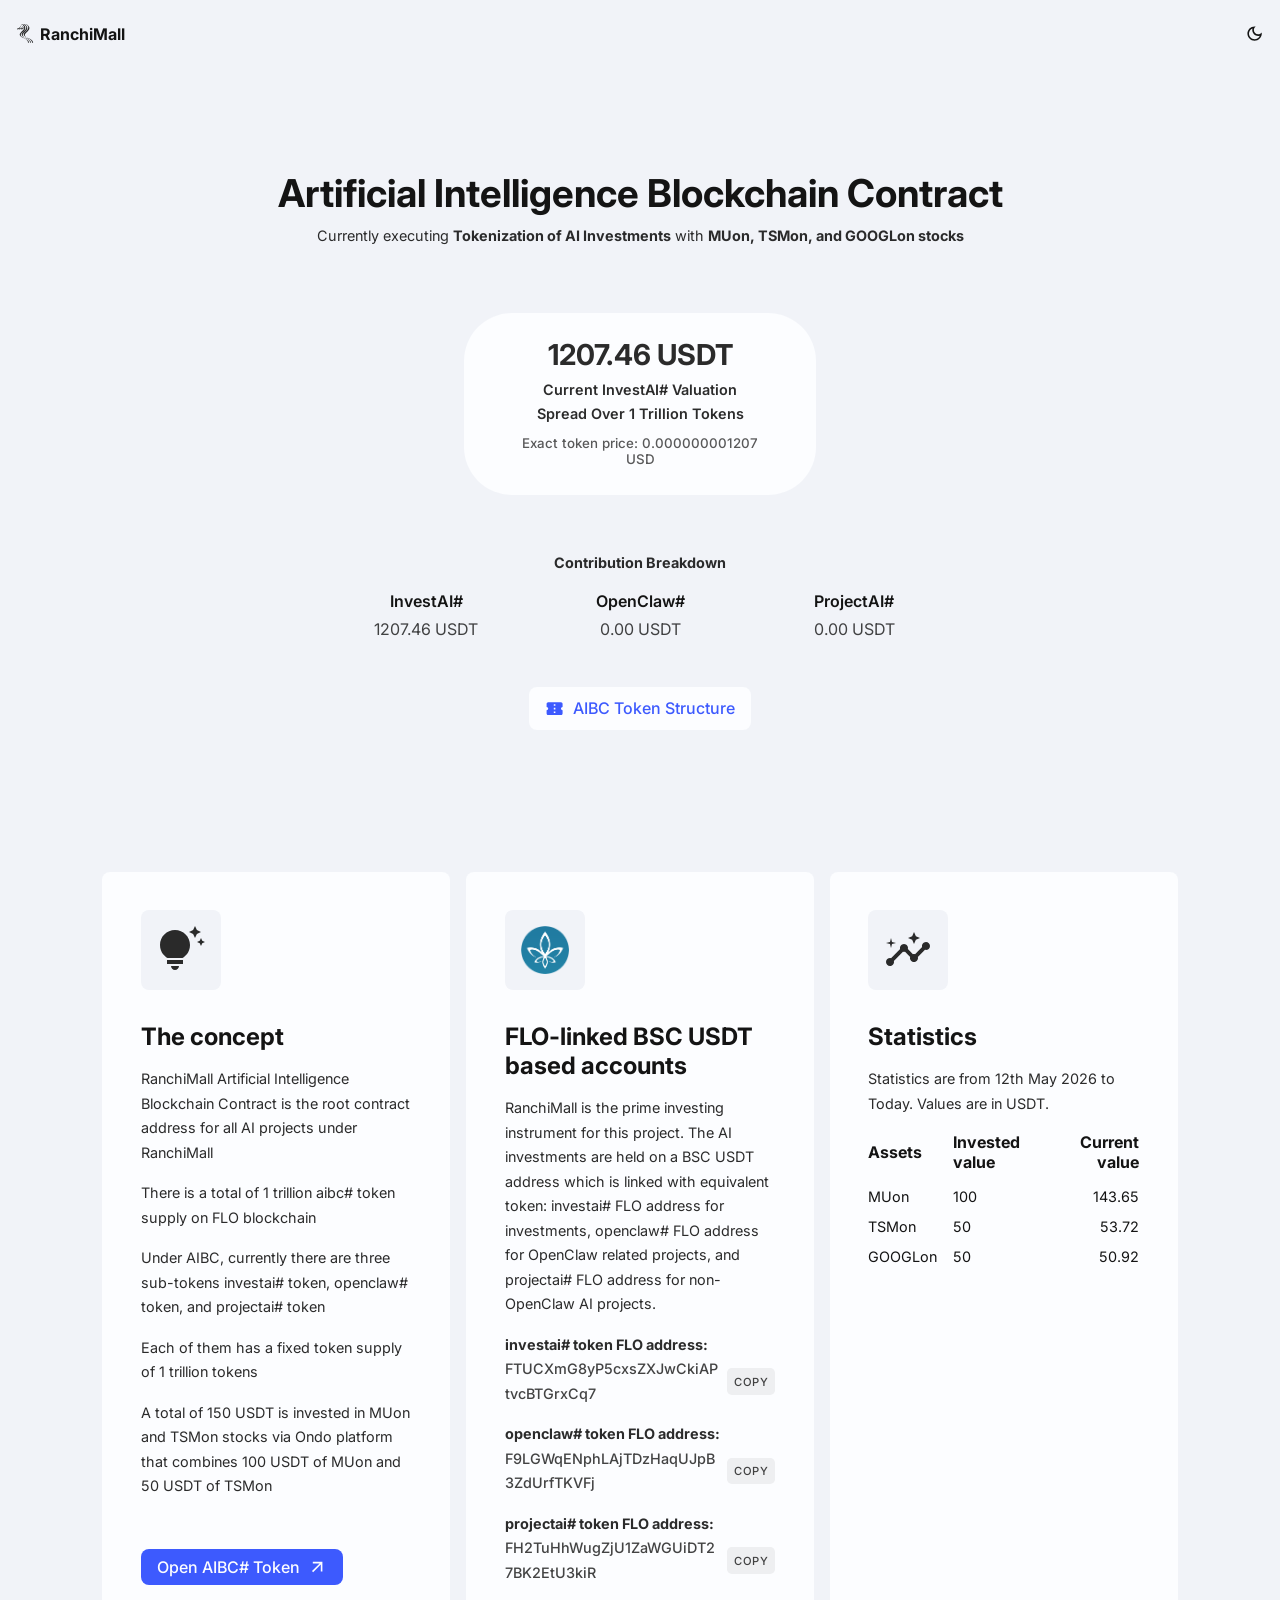
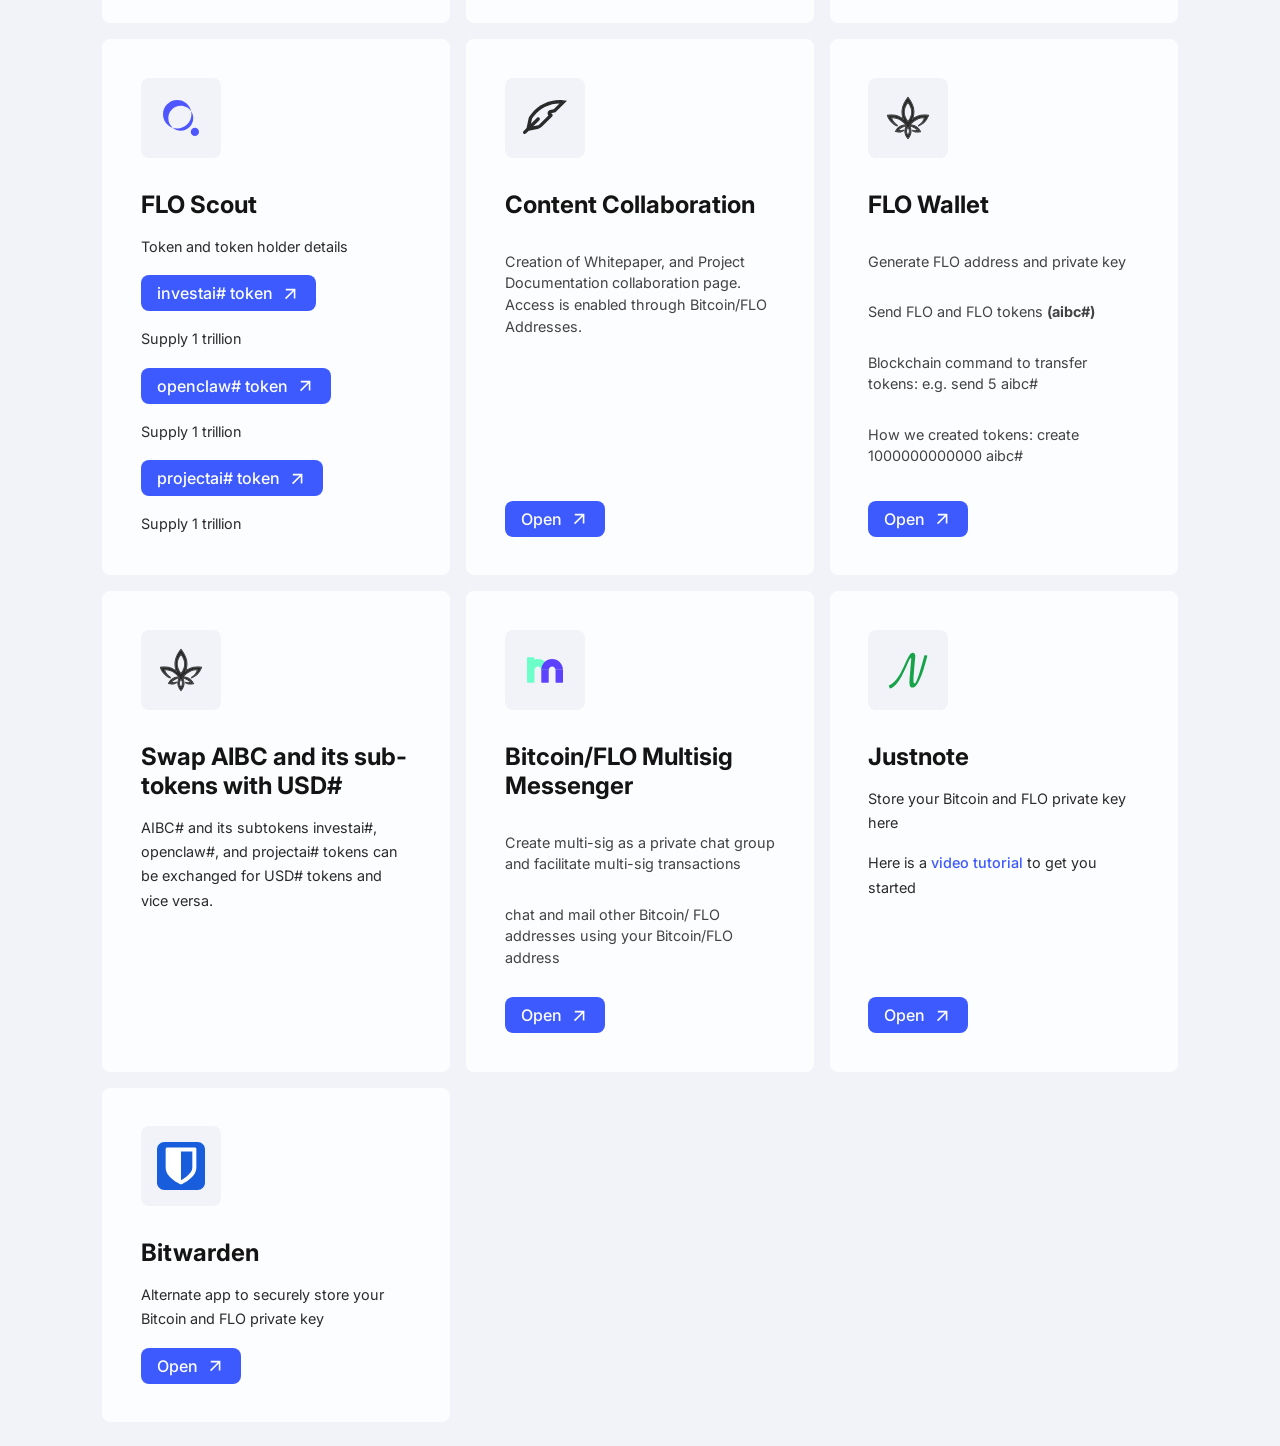
<file: index.html>
<!DOCTYPE html>
<html lang="en">

<head>
    <meta charset="UTF-8">
    <meta http-equiv="X-UA-Compatible" content="IE=edge">
    <meta name="viewport" content="width=device-width, initial-scale=1.0">
    <title>Artificial Intelligence Blockchain Contract</title>
    <link rel="preconnect" href="https://fonts.googleapis.com">
    <link rel="preconnect" href="https://fonts.gstatic.com" crossorigin>
    <link href="https://fonts.googleapis.com/css2?family=Inter:wght@400;500;700&display=swap" rel="stylesheet">
    <link rel="stylesheet" href="css/main.css">
    <style>
        .stats-table th:nth-child(2),
        .stats-table td:nth-child(2) {
            text-align: start;
        }
    </style>
    <script src="scripts/components.js"></script>
</head>

<body class="flex flex-direction-column">
    <header class="flex">
        <h1 class="flex align-items-center" style="font-size: 1rem;">
            <svg class="icon" style="margin-right:0.3rem" viewBox="0 0 96 108" xml:space="preserve">
                <path d="M90.2,102.5c-2.4-8.2-9.9-14.5-27.4-23.1c-7.1-3.5-11.8-6.2-14-8.3c-1.7-1.6-3.5-4-4.2-5.5c-0.7-1.7-0.7-5.5,0-7.5
                        c1.3-3.6,2.6-5.2,12.9-15.1c6.2-5.9,9.3-10.3,11.1-15.5c0.7-2.1,0.8-7.6,0.2-9.4C66.5,12,61.7,6.7,53.7,1.6c-3-1.9-4.3-2.1-4.3-0.8
                        c0,0.3-0.5,1.4-1,2.4l-1,1.8l-2.8-1.9c-1.5-1.1-3.4-2.2-4.1-2.6c-1.3-0.7-2.4-0.6-2.4,0.2c0,0.3-1.4,3.4-2,4.4
                        c0,0.1-0.4-0.1-0.9-0.4c-6.1-4.4-8.7-5.5-8.7-3.9c0,0.7-1.8,4.2-4,7.9C16,19.5,9.4,24.9,2.6,24.9c-3,0-2.9-0.1-2,3.4
                        c0.7,2.8,1.1,3.1,3.6,2.3c2.3-0.7,3.9-1.5,5.8-2.9c0.8-0.6,1.5-0.9,1.6-0.9c0.1,0.1,0.5,1,0.7,2.1s0.7,2,0.9,2.1
                        c0.8,0.3,5.1-1.3,7.5-2.9l2.3-1.5l0.5,1.8c0.6,2.4,1,2.7,3.3,2.1c3.9-1,7.7-3.7,11.5-8.2l2-2.4l-0.2,2.1c-0.6,5.4-4.3,11.4-11.3,18
                        c-1.8,1.7-4.7,4.5-6.5,6.2c-10.7,10.2-10,18.6,2,26.5c2.7,1.8,10.3,5.8,15.3,8c0.9,0.4,3.3,1.7,5.3,2.9c11,6.5,16.4,13.1,16.4,19.7
                        c0,1.3,0.1,2.4,0.2,2.6l0,0c0.3,0.3,0.1,0.3,3-0.5c1.4-0.4,2.6-0.9,2.8-1.1c0.4-0.6-0.6-3.7-1.8-6.1c-1.3-2.5-5.6-7-8.9-9.4
                        c-3.8-2.8-9.3-5.9-17-9.7c-8.5-4.2-11.8-6.2-14.7-9.1c-2.6-2.6-3.9-5.3-3.9-8.2c0-4.6,2.3-8.6,8.3-14.1c9.4-8.7,13-13,15.5-18.8
                        c1.3-3,1.4-3.4,1.4-6.7c0-3.1-0.1-3.8-1.1-6l-1.1-2.4l1-1.6c0.5-0.9,1.2-2.1,1.5-2.6l0.5-1l1.5,2.1c1.8,2.6,3.2,6.8,3.2,9.3
                        c0,1.7-0.6,4.7-1.4,6.4c-0.2,0.4-0.4,1-0.5,1.3c-0.1,0.3-1.1,2-2.2,3.7c-2,3-5.2,6.4-13.4,14.2c-5.7,5.4-7.6,8.6-7.8,13.1
                        c-0.2,3.7,0.7,5.9,3.7,9.2c3.2,3.4,6.9,5.8,17.4,11c12.1,6,17.3,9.6,21.3,14.5c2.5,3.2,3.7,5.8,3.9,9.3c0.1,1.6,0.3,3,0.5,3
                        c0.1,0.1,0.8,0,1.4-0.2s1.9-0.5,2.7-0.7l1.5-0.4l-0.2-1.5c-0.7-5.1-5.4-10.8-13.1-16c-4.4-2.9-5.8-3.7-17.3-9.4
                        c-5.7-2.8-9.2-5.1-11.8-7.6c-4.3-4.2-5.1-8.8-2.7-13.9c1.4-2.8,2.7-4.4,12.5-13.8c8-7.7,11.4-13.7,11.4-20.1c0-5.1-2.3-9.9-6.9-14.3
                        c-1.1-1-2-2-2.1-2.2c-0.2-0.4,1.5-3.9,1.9-3.9c1.2,0,7.8,6.3,9.7,9.2c2,3.3,2.5,5,2.5,8.9c0,3.9-0.6,5.9-2.9,9.8
                        c-2.4,4.1-4.2,6-14.2,15.5c-3.4,3.2-5.7,6.1-6.9,8.7c-0.9,2-1.1,2.7-1.1,5.1c0,2.3,0.2,3.2,1,4.9c1.9,4,7.4,8.5,15.4,12.4
                        c12.5,6.1,15.1,7.6,19.4,10.7c7.2,5.3,10.6,10.5,10.6,16c0,1.3,0.1,2.4,0.3,2.5c0.4,0.3,4.8-0.8,5.5-1.3
                        C90.7,104.4,90.7,104.3,90.2,102.5z M20.3,23.3L20.3,23.3c-2,1-3.3,1.4-4.8,1.5L13.3,25l2.3-2.8c3.7-4.5,6.4-8.9,10-16
                        c0.9-1.8,1.8-3.5,2-3.6c0.4-0.4,2.6,1.1,5.1,3.4l2.1,1.9l-1.9,2.8C28.2,17.5,24.5,21.2,20.3,23.3z M39.3,17.4
                        c-1.2,1.7-6.5,5.7-8.6,6.5v0c-1.1,0.4-2.8,0.8-3.9,0.9L24.9,25l2.1-2.6c2.5-3.1,5.1-7,7-10.4c0.7-1.4,1.4-2.5,1.5-2.6
                        c0.3-0.4,1.7,1.4,3,4.1l1.5,3L39.3,17.4z M44.6,10c-0.7,1.2-1.4,2.1-1.5,2.1c-0.1,0-1.5-1.4-3-3l-2.8-3l0.6-1.5
                        c1.1-2.6,1.3-2.7,3.4-1c1.9,1.5,4.5,3.8,4.5,4.1C45.8,7.8,45.3,8.9,44.6,10z"></path>
            </svg>
            RanchiMall
        </h1>
        <theme-toggle></theme-toggle>
    </header>
    <section id="main_banner" class="flex gap-1 align-items-center hidden ">
        <svg class="icon" xmlns="http://www.w3.org/2000/svg" enable-background="new 0 0 24 24" height="24px"
            viewBox="0 0 24 24" width="24px" fill="#000000">
            <g>
                <rect fill="none" height="24" width="24" x="0" />
                <polygon points="14.43,10 12,2 9.57,10 2,10 8.18,14.41 5.83,22 12,17.31 18.18,22 15.83,14.41 22,10" />
            </g>
        </svg>
        <strong id="banner_content"></strong>
    </section>
    <section id="hero_section" class="grid">
        <div class="grid gap-0-5">
            <h1>
                Artificial Intelligence Blockchain Contract
            </h1>
            <p>
                Currently executing <strong>Tokenization of AI Investments</strong> with <strong>MUon, TSMon, and GOOGLon stocks</strong>
            </p>
        </div>
        <div id="token_price_wrapper"
            class="flex flex-direction-column gap-0-5 align-items-center justify-content-center">

            <strong id="valuation_display"
                style="font-size: 1.8rem; line-height: 1;">
                Loading...
            </strong>

            <p style="font-weight:600;">
                Current InvestAI# Valuation <br>
                Spread Over 1 Trillion Tokens
            </p>

            <small id="token_price"
                style="opacity:0.7; text-align:center;">
                Exact token price loading...
            </small>

        </div>

        <div id="contribution_card">

            <strong>Contribution Breakdown</strong>

            <div class="contribution-grid">

                <div class="contribution-item">
                    <div class="contribution-name">
                        InvestAI#
                    </div>

                    <div id="investai_contribution"
                         class="contribution-value">
                        Loading...
                    </div>
                </div>

                <div class="contribution-item">
                    <div class="contribution-name">
                        OpenClaw#
                    </div>

                    <div id="openclaw_contribution"
                         class="contribution-value">
                        0.00 USDT
                    </div>
                </div>

                <div class="contribution-item">
                    <div class="contribution-name">
                        ProjectAI#
                    </div>

                    <div id="projectai_contribution"
                         class="contribution-value">
                        0.00 USDT
                    </div>
                </div>

            </div>

        </div>
        <ul class="important-links">
            <li class="important-link">
                <a href="tokenstructure.html">
                    <svg class="icon" xmlns="http://www.w3.org/2000/svg" enable-background="new 0 0 24 24" height="24px"
                        viewBox="0 0 24 24" width="24px" fill="#000000">
                        <g>
                            <rect fill="none" height="24" width="24" x="0" />
                        </g>
                        <g>
                            <g>
                                <g>
                                    <path
                                        d="M22,10V6c0-1.11-0.9-2-2-2H4C2.9,4,2.01,4.89,2.01,6v4C3.11,10,4,10.9,4,12s-0.89,2-2,2v4c0,1.1,0.9,2,2,2h16 c1.1,0,2-0.9,2-2v-4c-1.1,0-2-0.9-2-2S20.9,10,22,10z M13,17.5h-2v-2h2V17.5z M13,13h-2v-2h2V13z M13,8.5h-2v-2h2V8.5z" />
                                </g>
                            </g>
                        </g>
                    </svg>
                    AIBC Token Structure
                </a>
            </li>
        </ul>
    </section>
    <main>
        <div class="app">
            <div class="app__icon">
                <svg class="icon" xmlns="http://www.w3.org/2000/svg" enable-background="new 0 0 24 24" height="24px"
                    viewBox="0 0 24 24" width="24px" fill="#000000">
                    <rect fill="none" height="24" width="24" y="0" />
                    <path
                        d="M7,20h4c0,1.1-0.9,2-2,2S7,21.1,7,20z M5,19h8v-2H5V19z M16.5,9.5c0,3.82-2.66,5.86-3.77,6.5H5.27 C4.16,15.36,1.5,13.32,1.5,9.5C1.5,5.36,4.86,2,9,2S16.5,5.36,16.5,9.5z M21.37,7.37L20,8l1.37,0.63L22,10l0.63-1.37L24,8 l-1.37-0.63L22,6L21.37,7.37z M19,6l0.94-2.06L22,3l-2.06-0.94L19,0l-0.94,2.06L16,3l2.06,0.94L19,6z" />
                </svg>
            </div>
            <h2>
                The concept
            </h2>
            <p>
                RanchiMall Artificial Intelligence Blockchain Contract is the root contract address for all AI projects under RanchiMall
            </p>
            <p>
                There is a total of 1 trillion aibc# token supply on FLO blockchain
            </p>
            <p>
                Under AIBC, currently there are three sub-tokens investai# token, openclaw# token, and projectai# token
            </p>
            <p>
                Each of them has a fixed token supply of 1 trillion tokens
            </p>
            <p>
                A total of 150 USDT is invested in MUon and TSMon stocks via Ondo platform that combines 100 USDT of MUon and 50 USDT of TSMon
            </p>
            <a href="https://ranchimall.github.io/floscout/#/token/aibc"
                target="_blank" class="ext-link">
                Open AIBC# Token
                <svg class="icon" xmlns="http://www.w3.org/2000/svg" enable-background="new 0 0 24 24" height="24px"
                    viewBox="0 0 24 24" width="24px" fill="#000000">
                    <g>
                        <rect fill="none" height="24" width="24" />
                    </g>
                    <g>
                        <polygon points="6,6 6,8 14.59,8 5,17.59 6.41,19 16,9.41 16,18 18,18 18,6" />
                    </g>
                </svg>
            </a>
        </div>

        <div class="app">
            <div class="app__icon">
                <img class="icon" src="images/flo-logo.png" alt="FLO logo">
            </div>
            <h2>
                FLO-linked BSC USDT based accounts
            </h2>
            <p>
                RanchiMall is the prime investing instrument for this project. The AI investments are held on a BSC USDT address which is linked with equivalent token: investai# FLO address for investments, openclaw# FLO address for OpenClaw related projects, and projectai# FLO address for non-OpenClaw AI projects.
            </p>
            <div class="grid gap-1">
                <p>
                    <strong>investai# token FLO address:</strong><br>
                    <sm-copy style="min-width: 0;" value="FTUCXmG8yP5cxsZXJwCkiAPtvcBTGrxCq7"></sm-copy>
                </p>
                <p>
                    <strong>openclaw# token FLO address:</strong><br>
                    <sm-copy style="min-width: 0;" value="F9LGWqENphLAjTDzHaqUJpB3ZdUrfTKVFj"></sm-copy>
                </p>
                <p>
                    <strong>projectai# token FLO address:</strong><br>
                    <sm-copy style="min-width: 0;" value="FH2TuHhWugZjU1ZaWGUiDT27BK2EtU3kiR"></sm-copy>
                </p>
            </div>
        </div>

        <div class="app">
            <div class="app__icon">
                <svg class="icon" xmlns="http://www.w3.org/2000/svg" enable-background="new 0 0 24 24" height="24px"
                    viewBox="0 0 24 24" width="24px" fill="#000000">
                    <g>
                        <rect fill="none" height="24" width="24" />
                    </g>
                    <g>
                        <g>
                            <path
                                d="M21,8c-1.45,0-2.26,1.44-1.93,2.51l-3.55,3.56c-0.3-0.09-0.74-0.09-1.04,0l-2.55-2.55C12.27,10.45,11.46,9,10,9 c-1.45,0-2.27,1.44-1.93,2.52l-4.56,4.55C2.44,15.74,1,16.55,1,18c0,1.1,0.9,2,2,2c1.45,0,2.26-1.44,1.93-2.51l4.55-4.56 c0.3,0.09,0.74,0.09,1.04,0l2.55,2.55C12.73,16.55,13.54,18,15,18c1.45,0,2.27-1.44,1.93-2.52l3.56-3.55 C21.56,12.26,23,11.45,23,10C23,8.9,22.1,8,21,8z" />
                            <polygon points="15,9 15.94,6.93 18,6 15.94,5.07 15,3 14.08,5.07 12,6 14.08,6.93" />
                            <polygon points="3.5,11 4,9 6,8.5 4,8 3.5,6 3,8 1,8.5 3,9" />
                        </g>
                    </g>
                </svg>
            </div>
            <h2>
                Statistics
            </h2>
            <p>Statistics are from 12th May 2026 to Today. Values are in USDT.</p>
            <table class="stats-table">
                <thead>
                    <tr>
                        <th>Assets</th>
                        <th>Invested value</th>
                        <th>Current value</th>
                    </tr>
                </thead>
                <tbody>
                    <tr>
                        <td>MUon</td>
                        <td>100</td>
                        <td id="muon_current">Loading...</td>
                    </tr>
                    <tr>
                        <td>TSMon</td>
                        <td>50</td>
                        <td id="tsmon_current">Loading...</td>
                    </tr>
                    <tr>
                        <td>GOOGLon</td>
                        <td>50</td>
                        <td id="googlon_current">Loading...</td>
                    </tr>
                </tbody>
            </table>
        </div>

        <div class="app">
            <div class="app__icon">
                <svg class="icon" width="128" height="128" viewBox="0 0 128 128" fill="none"
                    xmlns="http://www.w3.org/2000/svg">
                    <path fill-rule="evenodd" clip-rule="evenodd"
                        d="M53.9259 91.8519C74.8718 91.8519 91.8519 74.8718 91.8519 53.9259C91.8519 51.3022 91.5854 48.7407 91.0782 46.2671C94.5628 51.5181 96.5926 57.8183 96.5926 64.5926C96.5926 82.9203 81.7351 97.7778 63.4074 97.7778C55.2385 97.7778 47.759 94.8262 41.9771 89.9312C45.7338 91.1773 49.7511 91.8519 53.9259 91.8519ZM41.9771 89.9312C26.8858 84.9256 16 70.697 16 53.9259C16 32.98 32.98 16 53.9259 16C72.2481 16 87.5358 28.9926 91.0782 46.2671C85.1352 37.3115 74.9608 31.4074 63.4074 31.4074C45.0797 31.4074 30.2222 46.2649 30.2222 64.5926C30.2222 74.7514 34.7869 83.844 41.9771 89.9312Z"
                        fill="#4F56FF" />
                    <circle cx="101" cy="101" r="11" fill="#4F56FF" />
                </svg>
            </div>
            <h2>
                FLO Scout
            </h2>
            <p>
                Token and token holder details
            </p>
            <a href="https://ranchimall.github.io/floscout/#/token/investai" target="_blank" class="ext-link">
                investai# token
                <svg class="icon" xmlns="http://www.w3.org/2000/svg" enable-background="new 0 0 24 24" height="24px"
                    viewBox="0 0 24 24" width="24px" fill="#000000">
                    <g>
                        <rect fill="none" height="24" width="24" />
                    </g>
                    <g>
                        <polygon points="6,6 6,8 14.59,8 5,17.59 6.41,19 16,9.41 16,18 18,18 18,6" />
                    </g>
                </svg>
            </a>
            <p>Supply 1 trillion</p>
            <a href="https://ranchimall.github.io/floscout/#/token/openclaw" target="_blank" class="ext-link">
                openclaw# token
                <svg class="icon" xmlns="http://www.w3.org/2000/svg" enable-background="new 0 0 24 24" height="24px"
                    viewBox="0 0 24 24" width="24px" fill="#000000">
                    <g>
                        <rect fill="none" height="24" width="24" />
                    </g>
                    <g>
                        <polygon points="6,6 6,8 14.59,8 5,17.59 6.41,19 16,9.41 16,18 18,18 18,6" />
                    </g>
                </svg>
            </a>
            <p>Supply 1 trillion</p>
            <a href="https://ranchimall.github.io/floscout/#/token/projectai" target="_blank" class="ext-link">
                projectai# token
                <svg class="icon" xmlns="http://www.w3.org/2000/svg" enable-background="new 0 0 24 24" height="24px"
                    viewBox="0 0 24 24" width="24px" fill="#000000">
                    <g>
                        <rect fill="none" height="24" width="24" />
                    </g>
                    <g>
                        <polygon points="6,6 6,8 14.59,8 5,17.59 6.41,19 16,9.41 16,18 18,18 18,6" />
                    </g>
                </svg>
            </a>
            <p>Supply 1 trillion</p>
        </div>
        <div class="app">
            <div class="app__icon">
                <svg class="icon" width="24" height="24" viewBox="0 0 24 24" fill="none"
                    xmlns="http://www.w3.org/2000/svg">
                    <path fill-rule="evenodd" clip-rule="evenodd"
                        d="M14.6243 7.99154C13.9395 8.14279 13.4165 8.69672 13.3047 9.38904C13.2248 9.88365 13.3664 10.3773 13.6735 10.7498L9.29125 15.0941C8.93718 15.4451 8.48852 15.6853 8.00011 15.7854L6.12418 16.1699L9.19811 13.1381C9.53438 12.8064 9.53812 12.265 9.20646 11.9287C8.8748 11.5924 8.33333 11.5887 7.99706 11.9203L4.97835 14.8977L5.47976 12.451C5.50451 12.3303 5.55656 12.2168 5.63191 12.1192L6.49083 11.0073C9.58386 7.00317 14.32 4.72705 19.2553 4.71054L16.3569 7.60884L14.6243 7.99154ZM2.79008 17.0559L3.8042 12.1076C3.88132 11.7313 4.0435 11.3776 4.27833 11.0736L5.13724 9.96172C8.89964 5.09105 14.861 2.53305 20.8954 3.07051C21.5971 3.133 22.2997 3.23735 23 3.38478L17.2133 9.1713L14.9932 9.66167L15.4238 9.91837C15.9039 10.2046 15.9849 10.8668 15.588 11.2603L10.4954 16.3088C9.90529 16.8938 9.15752 17.2941 8.34351 17.461L3.88965 18.3738L2.45572 19.788C2.11945 20.1197 1.57798 20.116 1.24632 19.7797C0.91466 19.4434 0.918397 18.9019 1.25467 18.5703L2.79008 17.0559Z">
                    </path>
                </svg>
            </div>
            <h2>
                Content Collaboration
            </h2>
            <ul>
                <li>
                    Creation of Whitepaper, and Project Documentation collaboration page.
                    Access is enabled through Bitcoin/FLO Addresses.
                </li>
            </ul>
            <a href="https://ranchimall.github.io/cc/#/home?articleID=OeMCDBjNxaiZZ9cc" target="_blank"
                class="ext-link">
                Open
                <svg class="icon" xmlns="http://www.w3.org/2000/svg" enable-background="new 0 0 24 24" height="24px"
                    viewBox="0 0 24 24" width="24px" fill="#000000">
                    <g>
                        <rect fill="none" height="24" width="24" />
                    </g>
                    <g>
                        <polygon points="6,6 6,8 14.59,8 5,17.59 6.41,19 16,9.41 16,18 18,18 18,6" />
                    </g>
                </svg>
            </a>
        </div>
        <div class="app">
            <div class="app__icon">
                <svg class="icon" width="64" height="64" viewBox="0 0 64 64" fill="none"
                    xmlns="http://www.w3.org/2000/svg">
                    <mask id="path-1-outside-1_16_6" maskUnits="userSpaceOnUse" x="3" y="3" width="58" height="58">
                        <rect fill="white" x="3" y="3" width="58" height="58"></rect>
                        <path fill-rule="evenodd" clip-rule="evenodd"
                            d="M31.946 43.6019C28.8545 47.1308 28.7789 51.9719 31.9811 55.1957C35.0078 52.2797 35.0105 46.8446 31.946 43.6019ZM31.9487 10.6835C24.6452 19.1291 24.9206 29.1137 31.9433 37.4108C39.0929 28.9436 39.1118 19.0076 31.9487 10.6808V10.6835ZM37.1111 35.051C43.1861 28.841 50.5976 27.4208 59 28.7654C56.2919 34.9754 52.4714 39.9353 45.7214 42.53C47.2118 41.3609 48.5699 40.4051 49.7984 39.3089C51.8504 37.481 53.303 35.267 54.0293 32.6075C54.2588 31.7678 53.9618 31.5302 53.1896 31.406C50.3627 30.9524 47.7086 31.5464 45.1733 32.702C40.9073 34.646 37.4324 37.6403 34.1735 40.8938C34.1168 40.9532 34.0925 41.0396 33.9899 41.2259C40.3754 41.4689 45.2381 44.0177 48.119 49.9064C44.3768 50.738 40.9532 50.5625 37.778 48.5213C40.1702 49.2557 42.557 49.7903 45.176 48.5483C44.852 48.0083 44.663 47.3765 44.231 47.0228C43.0511 46.0589 41.8415 45.0842 40.505 44.3498C38.4395 43.2212 36.131 42.692 33.5768 42.1682C37.0247 48.2081 36.1607 53.6918 31.946 59C29.9858 56.5295 28.6142 53.9456 28.2389 50.8946C27.8609 47.8328 28.7222 45.0518 30.1991 42.3896C26.9321 41.8658 19.8824 45.6485 18.7916 48.5645C21.3215 49.8443 23.7893 49.2611 26.33 48.3161C24.5048 50.1953 19.2425 50.9648 15.8108 49.8335C18.6593 44.0285 23.4977 41.4716 30.0263 41.2286C29.5457 40.7426 29.1893 40.3673 28.8167 40.0082C26.1005 37.3892 23.2142 34.9862 19.823 33.2366C17.0501 31.8056 14.1422 30.9092 10.9481 31.3871C10.5701 31.4438 10.1948 31.5356 9.6656 31.6436C10.6376 36.6386 13.9856 39.7355 18.1274 42.3464C13.775 41.8199 6.431 34.214 5 28.7546C13.397 27.3938 20.849 28.8842 26.897 35.2319C21.8939 24.089 24.5561 14.2259 31.946 5C39.2765 14.153 41.9657 23.9459 37.1111 35.051">
                        </path>
                    </mask>
                    <path fill-rule="evenodd" clip-rule="evenodd"
                        d="M31.946 43.6019C28.8545 47.1308 28.7789 51.9719 31.9811 55.1957C35.0078 52.2797 35.0105 46.8446 31.946 43.6019ZM31.9487 10.6835C24.6452 19.1291 24.9206 29.1137 31.9433 37.4108C39.0929 28.9436 39.1118 19.0076 31.9487 10.6808V10.6835ZM37.1111 35.051C43.1861 28.841 50.5976 27.4208 59 28.7654C56.2919 34.9754 52.4714 39.9353 45.7214 42.53C47.2118 41.3609 48.5699 40.4051 49.7984 39.3089C51.8504 37.481 53.303 35.267 54.0293 32.6075C54.2588 31.7678 53.9618 31.5302 53.1896 31.406C50.3627 30.9524 47.7086 31.5464 45.1733 32.702C40.9073 34.646 37.4324 37.6403 34.1735 40.8938C34.1168 40.9532 34.0925 41.0396 33.9899 41.2259C40.3754 41.4689 45.2381 44.0177 48.119 49.9064C44.3768 50.738 40.9532 50.5625 37.778 48.5213C40.1702 49.2557 42.557 49.7903 45.176 48.5483C44.852 48.0083 44.663 47.3765 44.231 47.0228C43.0511 46.0589 41.8415 45.0842 40.505 44.3498C38.4395 43.2212 36.131 42.692 33.5768 42.1682C37.0247 48.2081 36.1607 53.6918 31.946 59C29.9858 56.5295 28.6142 53.9456 28.2389 50.8946C27.8609 47.8328 28.7222 45.0518 30.1991 42.3896C26.9321 41.8658 19.8824 45.6485 18.7916 48.5645C21.3215 49.8443 23.7893 49.2611 26.33 48.3161C24.5048 50.1953 19.2425 50.9648 15.8108 49.8335C18.6593 44.0285 23.4977 41.4716 30.0263 41.2286C29.5457 40.7426 29.1893 40.3673 28.8167 40.0082C26.1005 37.3892 23.2142 34.9862 19.823 33.2366C17.0501 31.8056 14.1422 30.9092 10.9481 31.3871C10.5701 31.4438 10.1948 31.5356 9.6656 31.6436C10.6376 36.6386 13.9856 39.7355 18.1274 42.3464C13.775 41.8199 6.431 34.214 5 28.7546C13.397 27.3938 20.849 28.8842 26.897 35.2319C21.8939 24.089 24.5561 14.2259 31.946 5C39.2765 14.153 41.9657 23.9459 37.1111 35.051">
                    </path>
                    <path
                        d="M31.946 43.6019L32.6728 42.915L31.918 42.1163L31.1938 42.943L31.946 43.6019ZM31.9811 55.1957L31.2716 55.9004L31.9657 56.5992L32.6749 55.9159L31.9811 55.1957ZM31.9487 10.6835L32.7051 11.3376L32.9487 11.0559V10.6835H31.9487ZM31.9433 37.4108L31.18 38.0569L31.9442 38.9597L32.7074 38.056L31.9433 37.4108ZM31.9487 10.6808L32.7068 10.0287L30.9487 7.98495V10.6808H31.9487ZM59 28.7654L59.9166 29.1651L60.4326 27.9819L59.158 27.778L59 28.7654ZM45.7214 42.53L45.1042 41.7432L46.0802 43.4634L45.7214 42.53ZM49.7984 39.3089L49.1332 38.5622L49.1326 38.5628L49.7984 39.3089ZM54.0293 32.6075L53.0647 32.3439L53.0646 32.3441L54.0293 32.6075ZM53.1896 31.406L53.3484 30.4187L53.348 30.4186L53.1896 31.406ZM45.1733 32.702L45.588 33.612L45.5881 33.6119L45.1733 32.702ZM34.1735 40.8938L33.467 40.1861L33.4585 40.1946L33.4501 40.2033L34.1735 40.8938ZM33.9899 41.2259L33.114 40.7435L32.3319 42.1635L33.9519 42.2252L33.9899 41.2259ZM48.119 49.9064L48.3359 50.8826L49.5751 50.6072L49.0173 49.4669L48.119 49.9064ZM37.778 48.5213L38.0715 47.5653L37.2372 49.3625L37.778 48.5213ZM45.176 48.5483L45.6045 49.4518L46.6008 48.9794L46.0335 48.0338L45.176 48.5483ZM44.231 47.0228L44.8645 46.2491L44.8637 46.2484L44.231 47.0228ZM40.505 44.3498L40.9866 43.4734L40.9845 43.4723L40.505 44.3498ZM33.5768 42.1682L33.7777 41.1886L31.6127 40.7446L32.7083 42.664L33.5768 42.1682ZM31.946 59L31.1626 59.6216L31.9457 60.6085L32.7292 59.6218L31.946 59ZM28.2389 50.8946L29.2314 50.7725L29.2314 50.7721L28.2389 50.8946ZM30.1991 42.3896L31.0736 42.8747L31.7652 41.6279L30.3574 41.4022L30.1991 42.3896ZM18.7916 48.5645L17.855 48.2141L17.5413 49.0527L18.3402 49.4568L18.7916 48.5645ZM26.33 48.3161L27.0473 49.0128L25.9814 47.3788L26.33 48.3161ZM15.8108 49.8335L14.9131 49.393L14.4073 50.4237L15.4977 50.7832L15.8108 49.8335ZM30.0263 41.2286L30.0635 42.2279L32.3372 42.1433L30.7373 40.5255L30.0263 41.2286ZM28.8167 40.0082L28.1226 40.7281L28.1228 40.7282L28.8167 40.0082ZM19.823 33.2366L19.3644 34.1252L19.3645 34.1253L19.823 33.2366ZM10.9481 31.3871L10.8001 30.3981L10.7998 30.3982L10.9481 31.3871ZM9.6656 31.6436L9.46564 30.6638L8.49474 30.8619L8.68401 31.8346L9.6656 31.6436ZM18.1274 42.3464L18.0073 43.3392L18.6607 41.5005L18.1274 42.3464ZM5 28.7546L4.84003 27.7675L3.75363 27.9435L4.03268 29.0082L5 28.7546ZM26.897 35.2319L26.173 35.9217L27.8093 34.8223L26.897 35.2319ZM31.946 5L32.7265 4.37488L31.9461 3.40036L31.1655 4.37483L31.946 5ZM31.1938 42.943C27.7974 46.8199 27.6566 52.261 31.2716 55.9004L32.6906 54.491C29.9012 51.6828 29.9116 47.4417 32.6982 44.2609L31.1938 42.943ZM32.6749 55.9159C36.1304 52.5867 36.081 46.5214 32.6728 42.915L31.2192 44.2888C33.94 47.1678 33.8852 51.9727 31.2873 54.4755L32.6749 55.9159ZM31.1923 10.0294C27.4048 14.4092 25.5379 19.2455 25.5737 24.1102C25.6095 28.971 27.5438 33.7608 31.18 38.0569L32.7066 36.7647C29.3201 32.7637 27.6054 28.4127 27.5736 24.0955C27.5419 19.7822 29.1891 15.4034 32.7051 11.3376L31.1923 10.0294ZM32.7074 38.056C36.4083 33.6729 38.31 28.8504 38.3133 23.9938C38.3165 19.1359 36.42 14.3451 32.7068 10.0287L31.1906 11.3329C34.6405 15.3433 36.3161 19.6839 36.3133 23.9925C36.3104 28.3024 34.6279 32.6815 31.1792 36.7656L32.7074 38.056ZM30.9487 10.6808V10.6835H32.9487V10.6808H30.9487ZM37.8259 35.7503C43.6131 29.8345 50.6632 28.444 58.842 29.7528L59.158 27.778C50.532 26.3976 42.7591 27.8475 36.3963 34.3517L37.8259 35.7503ZM58.0834 28.3657C55.4402 34.4268 51.7791 39.1301 45.3626 41.5966L46.0802 43.4634C53.1637 40.7405 57.1436 35.524 59.9166 29.1651L58.0834 28.3657ZM46.3386 43.3168C47.7733 42.1914 49.2057 41.178 50.4642 40.055L49.1326 38.5628C47.9341 39.6322 46.6503 40.5304 45.1042 41.7432L46.3386 43.3168ZM50.4636 40.0556C52.6466 38.111 54.2121 35.7338 54.994 32.871L53.0646 32.3441C52.3939 34.8002 51.0542 36.851 49.1332 38.5622L50.4636 40.0556ZM54.9939 32.8711C55.1262 32.3872 55.2248 31.6946 54.7698 31.1186C54.3643 30.6053 53.7257 30.4794 53.3484 30.4187L53.0308 32.3933C53.1086 32.4058 53.17 32.4181 53.2184 32.43C53.2671 32.442 53.2955 32.4518 53.3091 32.4572C53.3227 32.4626 53.3139 32.4606 53.2926 32.4461C53.2699 32.4307 53.2353 32.4025 53.2004 32.3583C53.1832 32.3366 53.1677 32.3132 53.1543 32.2886C53.1409 32.264 53.1307 32.2402 53.1231 32.2182C53.1079 32.1742 53.1053 32.144 53.1049 32.1366C53.1046 32.1302 53.1059 32.1427 53.1007 32.1797C53.0955 32.2165 53.0849 32.27 53.0647 32.3439L54.9939 32.8711ZM53.348 30.4186C50.274 29.9254 47.4176 30.5801 44.7585 31.7921L45.5881 33.6119C47.9996 32.5127 50.4514 31.9794 53.0312 32.3934L53.348 30.4186ZM44.7586 31.792C40.3293 33.8104 36.7535 36.9051 33.467 40.1861L34.88 41.6015C38.1113 38.3755 41.4853 35.4816 45.588 33.612L44.7586 31.792ZM33.4501 40.2033C33.3063 40.354 33.2291 40.5156 33.2033 40.5674C33.1672 40.64 33.1517 40.6749 33.114 40.7435L34.8658 41.7083C34.9307 41.5906 34.9786 41.4891 34.9945 41.4572C35.0049 41.4363 35.0004 41.4467 34.9882 41.4667C34.9731 41.4914 34.9435 41.5355 34.8969 41.5843L33.4501 40.2033ZM33.9519 42.2252C37.0233 42.3421 39.6629 43.0109 41.8597 44.3098C44.0485 45.6039 45.857 47.5582 47.2207 50.3459L49.0173 49.4669C47.5001 46.3659 45.4368 44.1014 42.8776 42.5882C40.3265 41.0798 37.342 40.3527 34.0279 40.2266L33.9519 42.2252ZM47.9021 48.9302C44.3241 49.7253 41.1983 49.5313 38.3188 47.6801L37.2372 49.3625C40.7081 51.5937 44.4295 51.7507 48.3359 50.8826L47.9021 48.9302ZM37.4845 49.4773C39.9089 50.2215 42.6205 50.8669 45.6045 49.4518L44.7475 47.6448C42.4935 48.7137 40.4315 48.2899 38.0715 47.5653L37.4845 49.4773ZM46.0335 48.0338C45.8849 47.7862 45.8212 47.6158 45.6292 47.2504C45.4736 46.9544 45.2423 46.5584 44.8645 46.2491L43.5975 47.7965C43.6517 47.8409 43.7309 47.9377 43.8588 48.181C43.9503 48.3549 44.1431 48.7704 44.3185 49.0628L46.0335 48.0338ZM44.8637 46.2484C43.6913 45.2906 42.4149 44.2582 40.9866 43.4734L40.0234 45.2262C41.2681 45.9102 42.4109 46.8272 43.5983 47.7972L44.8637 46.2484ZM40.9845 43.4723C38.7711 42.2628 36.3236 41.7107 33.7777 41.1886L33.3759 43.1478C35.9384 43.6733 38.1079 44.1796 40.0255 45.2273L40.9845 43.4723ZM32.7083 42.664C34.346 45.5328 34.9255 48.203 34.6411 50.7474C34.3555 53.3015 33.1882 55.8274 31.1628 58.3782L32.7292 59.6218C34.9185 56.8644 36.2905 53.9944 36.6287 50.9696C36.9679 47.9351 36.2555 44.8435 34.4453 41.6724L32.7083 42.664ZM32.7294 58.3784C30.8397 55.9968 29.577 53.5818 29.2314 50.7725L27.2464 51.0167C27.6514 54.3094 29.1319 57.0622 31.1626 59.6216L32.7294 58.3784ZM29.2314 50.7721C28.8877 47.9881 29.6602 45.4224 31.0736 42.8747L29.3247 41.9045C27.7842 44.6812 26.8341 47.6775 27.2464 51.0171L29.2314 50.7721ZM30.3574 41.4022C29.3303 41.2375 28.1125 41.4187 26.9159 41.7622C25.6987 42.1117 24.4105 42.6564 23.2045 43.307C21.999 43.9574 20.8488 44.728 19.9166 45.543C19.005 46.3399 18.2137 47.2553 17.855 48.2141L19.7282 48.9149C19.9149 48.4157 20.4139 47.7647 21.233 47.0487C22.0314 46.3507 23.0524 45.6616 24.1541 45.0672C25.2552 44.4732 26.4102 43.9882 27.4678 43.6846C28.5458 43.3751 29.4344 43.2798 30.0408 43.377L30.3574 41.4022ZM18.3402 49.4568C21.2702 50.939 24.0958 50.214 26.6786 49.2534L25.9814 47.3788C23.4828 48.3082 21.3728 48.7496 19.243 47.6722L18.3402 49.4568ZM25.6127 47.6194C24.9334 48.3187 23.4333 48.9382 21.5294 49.2141C19.6667 49.484 17.6562 49.3889 16.1239 48.8838L15.4977 50.7832C17.3971 51.4094 19.7336 51.4952 21.8162 51.1934C23.8578 50.8976 25.9014 50.1927 27.0473 49.0128L25.6127 47.6194ZM16.7085 50.274C18.0554 47.5292 19.8486 45.5942 22.044 44.3081C24.2482 43.0169 26.918 42.345 30.0635 42.2279L29.9891 40.2293C26.606 40.3552 23.5923 41.0832 21.0331 42.5824C18.4649 44.0869 16.4147 46.3328 14.9131 49.393L16.7085 50.274ZM30.7373 40.5255C30.2757 40.0586 29.8942 39.6578 29.5106 39.2882L28.1228 40.7282C28.4844 41.0768 28.8157 41.4266 29.3153 41.9317L30.7373 40.5255ZM29.5108 39.2883C26.7637 36.6396 23.7967 34.1615 20.2815 32.3479L19.3645 34.1253C22.6317 35.8109 25.4373 38.1388 28.1226 40.7281L29.5108 39.2883ZM20.2816 32.348C17.4111 30.8666 14.2829 29.877 10.8001 30.3981L11.0961 32.3761C14.0015 31.9414 16.6891 32.7446 19.3644 34.1252L20.2816 32.348ZM10.7998 30.3982C10.388 30.4599 9.94468 30.566 9.46564 30.6638L9.86556 32.6234C10.4449 32.5052 10.7522 32.4277 11.0964 32.376L10.7998 30.3982ZM8.68401 31.8346C9.73479 37.2345 13.3673 40.5279 17.5941 43.1923L18.6607 41.5005C14.6039 38.9431 11.5404 36.0427 10.6472 31.4526L8.68401 31.8346ZM18.2475 41.3536C17.3819 41.2489 16.2594 40.7693 14.9918 39.9335C13.742 39.1093 12.427 37.9891 11.1875 36.7057C8.68437 34.1137 6.62095 30.9947 5.96732 28.5011L4.03268 29.0082C4.81005 31.9739 7.13413 35.3875 9.74885 38.095C11.0683 39.4613 12.4947 40.6825 13.8908 41.6031C15.2691 42.512 16.6967 43.1806 18.0073 43.3392L18.2475 41.3536ZM5.15997 29.7417C13.3246 28.4186 20.4108 29.874 26.173 35.9217L27.621 34.5421C21.2872 27.8944 13.4694 26.369 4.84003 27.7675L5.15997 29.7417ZM27.8093 34.8223C25.3851 29.4232 24.8341 24.3801 25.7561 19.5859C26.6809 14.7778 29.1009 10.1516 32.7265 5.62517L31.1655 4.37483C27.4012 9.07433 24.7952 13.9927 23.7921 19.2082C22.7863 24.4378 23.4058 29.8977 25.9847 35.6415L27.8093 34.8223ZM31.1655 5.62512C34.7619 10.1157 37.1747 14.7077 38.1168 19.4869C39.0562 24.2523 38.5469 29.2701 36.1948 34.6504L38.0274 35.4515C40.5299 29.7268 41.1033 24.2956 40.0791 19.1001C39.0576 13.9183 36.4606 9.03731 32.7265 4.37488L31.1655 5.62512Z"
                        mask="url(#path-1-outside-1_16_6)"></path>
                </svg>
            </div>
            <h2>
                FLO Wallet
            </h2>
            <ul>
                <li>
                    Generate FLO address and private key
                </li>
                <li>
                    Send FLO and FLO tokens <b>(aibc#)</b>
                </li>
                <li>
                    Blockchain command to transfer tokens: e.g. send 5 aibc#
                </li>
                <li>
                    How we created tokens: create 1000000000000 aibc#
                </li>
            </ul>
            <a href="https://ranchimall.github.io/flowallet/" target="_blank" class="ext-link">
                Open
                <svg class="icon" xmlns="http://www.w3.org/2000/svg" enable-background="new 0 0 24 24" height="24px"
                    viewBox="0 0 24 24" width="24px" fill="#000000">
                    <g>
                        <rect fill="none" height="24" width="24" />
                    </g>
                    <g>
                        <polygon points="6,6 6,8 14.59,8 5,17.59 6.41,19 16,9.41 16,18 18,18 18,6" />
                    </g>
                </svg>
            </a>
        </div>
        <div class="app">
            <div class="app__icon">
                <svg class="icon" width="64" height="64" viewBox="0 0 64 64" fill="none"
                    xmlns="http://www.w3.org/2000/svg">
                    <mask id="path-1-outside-1_16_6" maskUnits="userSpaceOnUse" x="3" y="3" width="58" height="58">
                        <rect fill="white" x="3" y="3" width="58" height="58"></rect>
                        <path fill-rule="evenodd" clip-rule="evenodd"
                            d="M31.946 43.6019C28.8545 47.1308 28.7789 51.9719 31.9811 55.1957C35.0078 52.2797 35.0105 46.8446 31.946 43.6019ZM31.9487 10.6835C24.6452 19.1291 24.9206 29.1137 31.9433 37.4108C39.0929 28.9436 39.1118 19.0076 31.9487 10.6808V10.6835ZM37.1111 35.051C43.1861 28.841 50.5976 27.4208 59 28.7654C56.2919 34.9754 52.4714 39.9353 45.7214 42.53C47.2118 41.3609 48.5699 40.4051 49.7984 39.3089C51.8504 37.481 53.303 35.267 54.0293 32.6075C54.2588 31.7678 53.9618 31.5302 53.1896 31.406C50.3627 30.9524 47.7086 31.5464 45.1733 32.702C40.9073 34.646 37.4324 37.6403 34.1735 40.8938C34.1168 40.9532 34.0925 41.0396 33.9899 41.2259C40.3754 41.4689 45.2381 44.0177 48.119 49.9064C44.3768 50.738 40.9532 50.5625 37.778 48.5213C40.1702 49.2557 42.557 49.7903 45.176 48.5483C44.852 48.0083 44.663 47.3765 44.231 47.0228C43.0511 46.0589 41.8415 45.0842 40.505 44.3498C38.4395 43.2212 36.131 42.692 33.5768 42.1682C37.0247 48.2081 36.1607 53.6918 31.946 59C29.9858 56.5295 28.6142 53.9456 28.2389 50.8946C27.8609 47.8328 28.7222 45.0518 30.1991 42.3896C26.9321 41.8658 19.8824 45.6485 18.7916 48.5645C21.3215 49.8443 23.7893 49.2611 26.33 48.3161C24.5048 50.1953 19.2425 50.9648 15.8108 49.8335C18.6593 44.0285 23.4977 41.4716 30.0263 41.2286C29.5457 40.7426 29.1893 40.3673 28.8167 40.0082C26.1005 37.3892 23.2142 34.9862 19.823 33.2366C17.0501 31.8056 14.1422 30.9092 10.9481 31.3871C10.5701 31.4438 10.1948 31.5356 9.6656 31.6436C10.6376 36.6386 13.9856 39.7355 18.1274 42.3464C13.775 41.8199 6.431 34.214 5 28.7546C13.397 27.3938 20.849 28.8842 26.897 35.2319C21.8939 24.089 24.5561 14.2259 31.946 5C39.2765 14.153 41.9657 23.9459 37.1111 35.051">
                        </path>
                    </mask>
                    <path fill-rule="evenodd" clip-rule="evenodd"
                        d="M31.946 43.6019C28.8545 47.1308 28.7789 51.9719 31.9811 55.1957C35.0078 52.2797 35.0105 46.8446 31.946 43.6019ZM31.9487 10.6835C24.6452 19.1291 24.9206 29.1137 31.9433 37.4108C39.0929 28.9436 39.1118 19.0076 31.9487 10.6808V10.6835ZM37.1111 35.051C43.1861 28.841 50.5976 27.4208 59 28.7654C56.2919 34.9754 52.4714 39.9353 45.7214 42.53C47.2118 41.3609 48.5699 40.4051 49.7984 39.3089C51.8504 37.481 53.303 35.267 54.0293 32.6075C54.2588 31.7678 53.9618 31.5302 53.1896 31.406C50.3627 30.9524 47.7086 31.5464 45.1733 32.702C40.9073 34.646 37.4324 37.6403 34.1735 40.8938C34.1168 40.9532 34.0925 41.0396 33.9899 41.2259C40.3754 41.4689 45.2381 44.0177 48.119 49.9064C44.3768 50.738 40.9532 50.5625 37.778 48.5213C40.1702 49.2557 42.557 49.7903 45.176 48.5483C44.852 48.0083 44.663 47.3765 44.231 47.0228C43.0511 46.0589 41.8415 45.0842 40.505 44.3498C38.4395 43.2212 36.131 42.692 33.5768 42.1682C37.0247 48.2081 36.1607 53.6918 31.946 59C29.9858 56.5295 28.6142 53.9456 28.2389 50.8946C27.8609 47.8328 28.7222 45.0518 30.1991 42.3896C26.9321 41.8658 19.8824 45.6485 18.7916 48.5645C21.3215 49.8443 23.7893 49.2611 26.33 48.3161C24.5048 50.1953 19.2425 50.9648 15.8108 49.8335C18.6593 44.0285 23.4977 41.4716 30.0263 41.2286C29.5457 40.7426 29.1893 40.3673 28.8167 40.0082C26.1005 37.3892 23.2142 34.9862 19.823 33.2366C17.0501 31.8056 14.1422 30.9092 10.9481 31.3871C10.5701 31.4438 10.1948 31.5356 9.6656 31.6436C10.6376 36.6386 13.9856 39.7355 18.1274 42.3464C13.775 41.8199 6.431 34.214 5 28.7546C13.397 27.3938 20.849 28.8842 26.897 35.2319C21.8939 24.089 24.5561 14.2259 31.946 5C39.2765 14.153 41.9657 23.9459 37.1111 35.051">
                    </path>
                    <path
                        d="M31.946 43.6019L32.6728 42.915L31.918 42.1163L31.1938 42.943L31.946 43.6019ZM31.9811 55.1957L31.2716 55.9004L31.9657 56.5992L32.6749 55.9159L31.9811 55.1957ZM31.9487 10.6835L32.7051 11.3376L32.9487 11.0559V10.6835H31.9487ZM31.9433 37.4108L31.18 38.0569L31.9442 38.9597L32.7074 38.056L31.9433 37.4108ZM31.9487 10.6808L32.7068 10.0287L30.9487 7.98495V10.6808H31.9487ZM59 28.7654L59.9166 29.1651L60.4326 27.9819L59.158 27.778L59 28.7654ZM45.7214 42.53L45.1042 41.7432L46.0802 43.4634L45.7214 42.53ZM49.7984 39.3089L49.1332 38.5622L49.1326 38.5628L49.7984 39.3089ZM54.0293 32.6075L53.0647 32.3439L53.0646 32.3441L54.0293 32.6075ZM53.1896 31.406L53.3484 30.4187L53.348 30.4186L53.1896 31.406ZM45.1733 32.702L45.588 33.612L45.5881 33.6119L45.1733 32.702ZM34.1735 40.8938L33.467 40.1861L33.4585 40.1946L33.4501 40.2033L34.1735 40.8938ZM33.9899 41.2259L33.114 40.7435L32.3319 42.1635L33.9519 42.2252L33.9899 41.2259ZM48.119 49.9064L48.3359 50.8826L49.5751 50.6072L49.0173 49.4669L48.119 49.9064ZM37.778 48.5213L38.0715 47.5653L37.2372 49.3625L37.778 48.5213ZM45.176 48.5483L45.6045 49.4518L46.6008 48.9794L46.0335 48.0338L45.176 48.5483ZM44.231 47.0228L44.8645 46.2491L44.8637 46.2484L44.231 47.0228ZM40.505 44.3498L40.9866 43.4734L40.9845 43.4723L40.505 44.3498ZM33.5768 42.1682L33.7777 41.1886L31.6127 40.7446L32.7083 42.664L33.5768 42.1682ZM31.946 59L31.1626 59.6216L31.9457 60.6085L32.7292 59.6218L31.946 59ZM28.2389 50.8946L29.2314 50.7725L29.2314 50.7721L28.2389 50.8946ZM30.1991 42.3896L31.0736 42.8747L31.7652 41.6279L30.3574 41.4022L30.1991 42.3896ZM18.7916 48.5645L17.855 48.2141L17.5413 49.0527L18.3402 49.4568L18.7916 48.5645ZM26.33 48.3161L27.0473 49.0128L25.9814 47.3788L26.33 48.3161ZM15.8108 49.8335L14.9131 49.393L14.4073 50.4237L15.4977 50.7832L15.8108 49.8335ZM30.0263 41.2286L30.0635 42.2279L32.3372 42.1433L30.7373 40.5255L30.0263 41.2286ZM28.8167 40.0082L28.1226 40.7281L28.1228 40.7282L28.8167 40.0082ZM19.823 33.2366L19.3644 34.1252L19.3645 34.1253L19.823 33.2366ZM10.9481 31.3871L10.8001 30.3981L10.7998 30.3982L10.9481 31.3871ZM9.6656 31.6436L9.46564 30.6638L8.49474 30.8619L8.68401 31.8346L9.6656 31.6436ZM18.1274 42.3464L18.0073 43.3392L18.6607 41.5005L18.1274 42.3464ZM5 28.7546L4.84003 27.7675L3.75363 27.9435L4.03268 29.0082L5 28.7546ZM26.897 35.2319L26.173 35.9217L27.8093 34.8223L26.897 35.2319ZM31.946 5L32.7265 4.37488L31.9461 3.40036L31.1655 4.37483L31.946 5ZM31.1938 42.943C27.7974 46.8199 27.6566 52.261 31.2716 55.9004L32.6906 54.491C29.9012 51.6828 29.9116 47.4417 32.6982 44.2609L31.1938 42.943ZM32.6749 55.9159C36.1304 52.5867 36.081 46.5214 32.6728 42.915L31.2192 44.2888C33.94 47.1678 33.8852 51.9727 31.2873 54.4755L32.6749 55.9159ZM31.1923 10.0294C27.4048 14.4092 25.5379 19.2455 25.5737 24.1102C25.6095 28.971 27.5438 33.7608 31.18 38.0569L32.7066 36.7647C29.3201 32.7637 27.6054 28.4127 27.5736 24.0955C27.5419 19.7822 29.1891 15.4034 32.7051 11.3376L31.1923 10.0294ZM32.7074 38.056C36.4083 33.6729 38.31 28.8504 38.3133 23.9938C38.3165 19.1359 36.42 14.3451 32.7068 10.0287L31.1906 11.3329C34.6405 15.3433 36.3161 19.6839 36.3133 23.9925C36.3104 28.3024 34.6279 32.6815 31.1792 36.7656L32.7074 38.056ZM30.9487 10.6808V10.6835H32.9487V10.6808H30.9487ZM37.8259 35.7503C43.6131 29.8345 50.6632 28.444 58.842 29.7528L59.158 27.778C50.532 26.3976 42.7591 27.8475 36.3963 34.3517L37.8259 35.7503ZM58.0834 28.3657C55.4402 34.4268 51.7791 39.1301 45.3626 41.5966L46.0802 43.4634C53.1637 40.7405 57.1436 35.524 59.9166 29.1651L58.0834 28.3657ZM46.3386 43.3168C47.7733 42.1914 49.2057 41.178 50.4642 40.055L49.1326 38.5628C47.9341 39.6322 46.6503 40.5304 45.1042 41.7432L46.3386 43.3168ZM50.4636 40.0556C52.6466 38.111 54.2121 35.7338 54.994 32.871L53.0646 32.3441C52.3939 34.8002 51.0542 36.851 49.1332 38.5622L50.4636 40.0556ZM54.9939 32.8711C55.1262 32.3872 55.2248 31.6946 54.7698 31.1186C54.3643 30.6053 53.7257 30.4794 53.3484 30.4187L53.0308 32.3933C53.1086 32.4058 53.17 32.4181 53.2184 32.43C53.2671 32.442 53.2955 32.4518 53.3091 32.4572C53.3227 32.4626 53.3139 32.4606 53.2926 32.4461C53.2699 32.4307 53.2353 32.4025 53.2004 32.3583C53.1832 32.3366 53.1677 32.3132 53.1543 32.2886C53.1409 32.264 53.1307 32.2402 53.1231 32.2182C53.1079 32.1742 53.1053 32.144 53.1049 32.1366C53.1046 32.1302 53.1059 32.1427 53.1007 32.1797C53.0955 32.2165 53.0849 32.27 53.0647 32.3439L54.9939 32.8711ZM53.348 30.4186C50.274 29.9254 47.4176 30.5801 44.7585 31.7921L45.5881 33.6119C47.9996 32.5127 50.4514 31.9794 53.0312 32.3934L53.348 30.4186ZM44.7586 31.792C40.3293 33.8104 36.7535 36.9051 33.467 40.1861L34.88 41.6015C38.1113 38.3755 41.4853 35.4816 45.588 33.612L44.7586 31.792ZM33.4501 40.2033C33.3063 40.354 33.2291 40.5156 33.2033 40.5674C33.1672 40.64 33.1517 40.6749 33.114 40.7435L34.8658 41.7083C34.9307 41.5906 34.9786 41.4891 34.9945 41.4572C35.0049 41.4363 35.0004 41.4467 34.9882 41.4667C34.9731 41.4914 34.9435 41.5355 34.8969 41.5843L33.4501 40.2033ZM33.9519 42.2252C37.0233 42.3421 39.6629 43.0109 41.8597 44.3098C44.0485 45.6039 45.857 47.5582 47.2207 50.3459L49.0173 49.4669C47.5001 46.3659 45.4368 44.1014 42.8776 42.5882C40.3265 41.0798 37.342 40.3527 34.0279 40.2266L33.9519 42.2252ZM47.9021 48.9302C44.3241 49.7253 41.1983 49.5313 38.3188 47.6801L37.2372 49.3625C40.7081 51.5937 44.4295 51.7507 48.3359 50.8826L47.9021 48.9302ZM37.4845 49.4773C39.9089 50.2215 42.6205 50.8669 45.6045 49.4518L44.7475 47.6448C42.4935 48.7137 40.4315 48.2899 38.0715 47.5653L37.4845 49.4773ZM46.0335 48.0338C45.8849 47.7862 45.8212 47.6158 45.6292 47.2504C45.4736 46.9544 45.2423 46.5584 44.8645 46.2491L43.5975 47.7965C43.6517 47.8409 43.7309 47.9377 43.8588 48.181C43.9503 48.3549 44.1431 48.7704 44.3185 49.0628L46.0335 48.0338ZM44.8637 46.2484C43.6913 45.2906 42.4149 44.2582 40.9866 43.4734L40.0234 45.2262C41.2681 45.9102 42.4109 46.8272 43.5983 47.7972L44.8637 46.2484ZM40.9845 43.4723C38.7711 42.2628 36.3236 41.7107 33.7777 41.1886L33.3759 43.1478C35.9384 43.6733 38.1079 44.1796 40.0255 45.2273L40.9845 43.4723ZM32.7083 42.664C34.346 45.5328 34.9255 48.203 34.6411 50.7474C34.3555 53.3015 33.1882 55.8274 31.1628 58.3782L32.7292 59.6218C34.9185 56.8644 36.2905 53.9944 36.6287 50.9696C36.9679 47.9351 36.2555 44.8435 34.4453 41.6724L32.7083 42.664ZM32.7294 58.3784C30.8397 55.9968 29.577 53.5818 29.2314 50.7725L27.2464 51.0167C27.6514 54.3094 29.1319 57.0622 31.1626 59.6216L32.7294 58.3784ZM29.2314 50.7721C28.8877 47.9881 29.6602 45.4224 31.0736 42.8747L29.3247 41.9045C27.7842 44.6812 26.8341 47.6775 27.2464 51.0171L29.2314 50.7721ZM30.3574 41.4022C29.3303 41.2375 28.1125 41.4187 26.9159 41.7622C25.6987 42.1117 24.4105 42.6564 23.2045 43.307C21.999 43.9574 20.8488 44.728 19.9166 45.543C19.005 46.3399 18.2137 47.2553 17.855 48.2141L19.7282 48.9149C19.9149 48.4157 20.4139 47.7647 21.233 47.0487C22.0314 46.3507 23.0524 45.6616 24.1541 45.0672C25.2552 44.4732 26.4102 43.9882 27.4678 43.6846C28.5458 43.3751 29.4344 43.2798 30.0408 43.377L30.3574 41.4022ZM18.3402 49.4568C21.2702 50.939 24.0958 50.214 26.6786 49.2534L25.9814 47.3788C23.4828 48.3082 21.3728 48.7496 19.243 47.6722L18.3402 49.4568ZM25.6127 47.6194C24.9334 48.3187 23.4333 48.9382 21.5294 49.2141C19.6667 49.484 17.6562 49.3889 16.1239 48.8838L15.4977 50.7832C17.3971 51.4094 19.7336 51.4952 21.8162 51.1934C23.8578 50.8976 25.9014 50.1927 27.0473 49.0128L25.6127 47.6194ZM16.7085 50.274C18.0554 47.5292 19.8486 45.5942 22.044 44.3081C24.2482 43.0169 26.918 42.345 30.0635 42.2279L29.9891 40.2293C26.606 40.3552 23.5923 41.0832 21.0331 42.5824C18.4649 44.0869 16.4147 46.3328 14.9131 49.393L16.7085 50.274ZM30.7373 40.5255C30.2757 40.0586 29.8942 39.6578 29.5106 39.2882L28.1228 40.7282C28.4844 41.0768 28.8157 41.4266 29.3153 41.9317L30.7373 40.5255ZM29.5108 39.2883C26.7637 36.6396 23.7967 34.1615 20.2815 32.3479L19.3645 34.1253C22.6317 35.8109 25.4373 38.1388 28.1226 40.7281L29.5108 39.2883ZM20.2816 32.348C17.4111 30.8666 14.2829 29.877 10.8001 30.3981L11.0961 32.3761C14.0015 31.9414 16.6891 32.7446 19.3644 34.1252L20.2816 32.348ZM10.7998 30.3982C10.388 30.4599 9.94468 30.566 9.46564 30.6638L9.86556 32.6234C10.4449 32.5052 10.7522 32.4277 11.0964 32.376L10.7998 30.3982ZM8.68401 31.8346C9.73479 37.2345 13.3673 40.5279 17.5941 43.1923L18.6607 41.5005C14.6039 38.9431 11.5404 36.0427 10.6472 31.4526L8.68401 31.8346ZM18.2475 41.3536C17.3819 41.2489 16.2594 40.7693 14.9918 39.9335C13.742 39.1093 12.427 37.9891 11.1875 36.7057C8.68437 34.1137 6.62095 30.9947 5.96732 28.5011L4.03268 29.0082C4.81005 31.9739 7.13413 35.3875 9.74885 38.095C11.0683 39.4613 12.4947 40.6825 13.8908 41.6031C15.2691 42.512 16.6967 43.1806 18.0073 43.3392L18.2475 41.3536ZM5.15997 29.7417C13.3246 28.4186 20.4108 29.874 26.173 35.9217L27.621 34.5421C21.2872 27.8944 13.4694 26.369 4.84003 27.7675L5.15997 29.7417ZM27.8093 34.8223C25.3851 29.4232 24.8341 24.3801 25.7561 19.5859C26.6809 14.7778 29.1009 10.1516 32.7265 5.62517L31.1655 4.37483C27.4012 9.07433 24.7952 13.9927 23.7921 19.2082C22.7863 24.4378 23.4058 29.8977 25.9847 35.6415L27.8093 34.8223ZM31.1655 5.62512C34.7619 10.1157 37.1747 14.7077 38.1168 19.4869C39.0562 24.2523 38.5469 29.2701 36.1948 34.6504L38.0274 35.4515C40.5299 29.7268 41.1033 24.2956 40.0791 19.1001C39.0576 13.9183 36.4606 9.03731 32.7265 4.37488L31.1655 5.62512Z"
                        mask="url(#path-1-outside-1_16_6)"></path>
                </svg>
            </div>
            <h2>
                Swap AIBC and its sub-tokens with USD#
            </h2>
            <p>
                AIBC# and its subtokens investai#, openclaw#, and projectai# tokens can be exchanged for USD# tokens and vice versa.
            </p>
        </div>
        <div class="app">
            <div class="app__icon">
                <svg class="icon" width="128" height="128" viewBox="0 0 128 128" fill="none"
                    xmlns="http://www.w3.org/2000/svg">
                    <rect x="16" y="30" width="19.8621" height="67.8621" rx="2" fill="#6CFFCA" />
                    <path
                        d="M92.1379 63.1035H112V95.8621C112 96.9666 111.105 97.8621 110 97.8621H94.1379C93.0334 97.8621 92.1379 96.9666 92.1379 95.8621V63.1035Z"
                        fill="#5C42FF" />
                    <path
                        d="M54.069 58.1379H73.931V95.8621C73.931 96.9666 73.0356 97.8621 71.931 97.8621H56.069C54.9644 97.8621 54.069 96.9666 54.069 95.8621V58.1379Z"
                        fill="#5C42FF" />
                    <path fill-rule="evenodd" clip-rule="evenodd"
                        d="M16 63.1034C16.4381 47.4889 29.2335 34.9655 44.9539 34.9655C60.6744 34.9655 73.4698 47.4889 73.9078 63.1034H54.0201C53.602 58.4636 49.7025 54.8276 44.9538 54.8276C40.2051 54.8276 36.3056 58.4636 35.8875 63.1034H16Z"
                        fill="#6CFFCA" />
                    <path fill-rule="evenodd" clip-rule="evenodd"
                        d="M111.977 63.1034C111.539 47.4889 98.7433 34.9655 83.0229 34.9655C67.3025 34.9655 54.507 47.4889 54.069 63.1034H73.9564C74.3745 58.4636 78.274 54.8276 83.0227 54.8276C87.7715 54.8276 91.6709 58.4636 92.0891 63.1034H111.977Z"
                        fill="#5C42FF" />
                </svg>
            </div>
            <h2>
                Bitcoin/FLO Multisig Messenger
            </h2>
            <ul>
                <li>
                    Create multi-sig as a private chat group and facilitate multi-sig transactions
                </li>
                <li>
                    chat and mail other Bitcoin/ FLO addresses using your Bitcoin/FLO address
                </li>
            </ul>
            <a href="https://ranchimall.github.io/messenger" target="_blank" class="ext-link">
                Open
                <svg class="icon" xmlns="http://www.w3.org/2000/svg" enable-background="new 0 0 24 24" height="24px"
                    viewBox="0 0 24 24" width="24px" fill="#000000">
                    <g>
                        <rect fill="none" height="24" width="24" />
                    </g>
                    <g>
                        <polygon points="6,6 6,8 14.59,8 5,17.59 6.41,19 16,9.41 16,18 18,18 18,6" />
                    </g>
                </svg>
            </a>
        </div>
        <div class="app">
            <div class="app__icon">
                <svg width="40" height="40" viewBox="0 0 40 40" fill="none" xmlns="http://www.w3.org/2000/svg">
                    <g clip-path="url(#clip0)">
                        <path
                            d="M36.402 5.228L39.418 5.592C38.794 8.296 37.9447 11.468 36.87 15.108C35.83 18.7133 34.8767 21.6427 34.01 23.896C33.1433 26.1147 32.19 28.3333 31.15 30.552C30.1447 32.736 29.07 34.4693 27.926 35.752C26.782 37 25.6727 37.624 24.598 37.624C23.5233 37.624 22.726 37.2253 22.206 36.428C21.7207 35.6307 21.478 34.2267 21.478 32.216C21.478 30.1707 21.7727 25.9067 22.362 19.424C22.9513 12.9067 23.246 9.37066 23.246 8.816C23.2807 8.22667 23.142 7.932 22.83 7.932C22.4487 7.932 21.998 8.46933 21.478 9.544C20.958 10.584 20.5593 11.3813 20.282 11.936C19.554 13.5653 19.086 14.7093 18.878 15.368C16.9367 19.736 15.2033 23.3413 13.678 26.184C12.1527 29.0267 10.402 31.6613 8.426 34.088C7.73267 34.92 6.74467 35.7693 5.462 36.636C4.17933 37.5027 2.98333 38.1613 1.874 38.612L0.73 35.544C3.60733 34.3307 6.20733 32.2333 8.53 29.252C10.8527 26.236 13.2447 22.0413 15.706 16.668C18.202 11.2947 19.9873 7.672 21.062 5.8C22.2753 3.824 23.506 2.836 24.754 2.836C25.5513 2.836 26.1753 3.11333 26.626 3.668C27.0767 4.22267 27.302 4.95067 27.302 5.852C27.302 6.71867 26.99 10.3587 26.366 16.772C25.7767 23.1853 25.482 27.2933 25.482 29.096C25.482 30.8987 25.5513 32.0773 25.69 32.632C25.8633 33.152 26.1407 33.412 26.522 33.412C27.0073 33.412 27.5273 32.892 28.082 31.852C29.9887 28.1427 32.762 19.268 36.402 5.228Z"
                            fill="#16A34A" />
                    </g>
                    <defs>
                        <clipPath id="clip0">
                            <rect width="40" height="40" fill="white" />
                        </clipPath>
                    </defs>
                    <style xmlns="" id="autoconsent-prehide" />
                </svg>
            </div>
            <h2>
                Justnote
            </h2>
            <p>
                Store your Bitcoin and FLO private key here
            </p>
            <p>Here is a <a style="display: inline;" href="https://www.youtube.com/watch?v=hYMVsUh_Cic"
                    target="_blank">video
                    tutorial</a> to get you started</p>
            <a href="https://justnote.cc/" target="_blank" class="ext-link">
                Open
                <svg class="icon" xmlns="http://www.w3.org/2000/svg" enable-background="new 0 0 24 24" height="24px"
                    viewBox="0 0 24 24" width="24px" fill="#000000">
                    <g>
                        <rect fill="none" height="24" width="24" />
                    </g>
                    <g>
                        <polygon points="6,6 6,8 14.59,8 5,17.59 6.41,19 16,9.41 16,18 18,18 18,6" />
                    </g>
                </svg>
            </a>
        </div>
        <div class="app">
            <div class="app__icon">
                <svg class="icon" xmlns="http://www.w3.org/2000/svg" xmlns:xlink="http://www.w3.org/1999/xlink" x="0px"
                    y="0px" viewBox="0 0 1024 1024" style="enable-background:new 0 0 1024 1024;" xml:space="preserve">
                    <style type="text/css">
                        .st0 {
                            fill: #175DDC;
                        }

                        .st1 {
                            fill: #FFFFFF;
                        }
                    </style>
                    <path id="Background" class="st0"
                        d="M1024,864c0,88.4-71.6,160-160,160H160C71.6,1024,0,952.4,0,864V160C0,71.6,71.6,0,160,0h704  c88.4,0,160,71.6,160,160V864z" />
                    <path id="Identity" class="st1"
                        d="M829.8,128.6c-6.5-6.5-14.2-9.7-23-9.7H217.2c-8.9,0-16.5,3.2-23,9.7c-6.5,6.5-9.7,14.2-9.7,23  v393.1c0,29.3,5.7,58.4,17.1,87.3c11.4,28.8,25.6,54.4,42.5,76.8c16.9,22.3,37,44.1,60.4,65.3c23.4,21.2,45,38.7,64.7,52.7  c19.8,14,40.4,27.2,61.9,39.7c21.5,12.5,36.8,20.9,45.8,25.3c9,4.4,16.3,7.9,21.7,10.2c4.1,2,8.5,3.1,13.3,3.1c4.8,0,9.2-1,13.3-3.1  c5.5-2.4,12.7-5.8,21.8-10.2c9-4.4,24.3-12.9,45.8-25.3c21.5-12.5,42.1-25.7,61.9-39.7c19.8-14,41.4-31.6,64.8-52.7  c23.4-21.2,43.5-42.9,60.4-65.3c16.9-22.4,31-47.9,42.5-76.8c11.4-28.8,17.1-57.9,17.1-87.3V151.7  C839.6,142.8,836.3,135.1,829.8,128.6z M753.8,548.4c0,142.3-241.8,264.9-241.8,264.9V203.1h241.8  C753.8,203.1,753.8,406.1,753.8,548.4z" />
                </svg>
            </div>
            <h2>
                Bitwarden
            </h2>
            <p>
                Alternate app to securely store your Bitcoin and FLO private key
            </p>
            <a href="https://bitwarden.com/" target="_blank" class="ext-link">
                Open
                <svg class="icon" xmlns="http://www.w3.org/2000/svg" enable-background="new 0 0 24 24" height="24px"
                    viewBox="0 0 24 24" width="24px" fill="#000000">
                    <g>
                        <rect fill="none" height="24" width="24" />
                    </g>
                    <g>
                        <polygon points="6,6 6,8 14.59,8 5,17.59 6.41,19 16,9.41 16,18 18,18 18,6" />
                    </g>
                </svg>
            </a>
        </div>
    </main>
    <script src="./scripts/investai-price.js"></script>
</body>

</html>
</file>
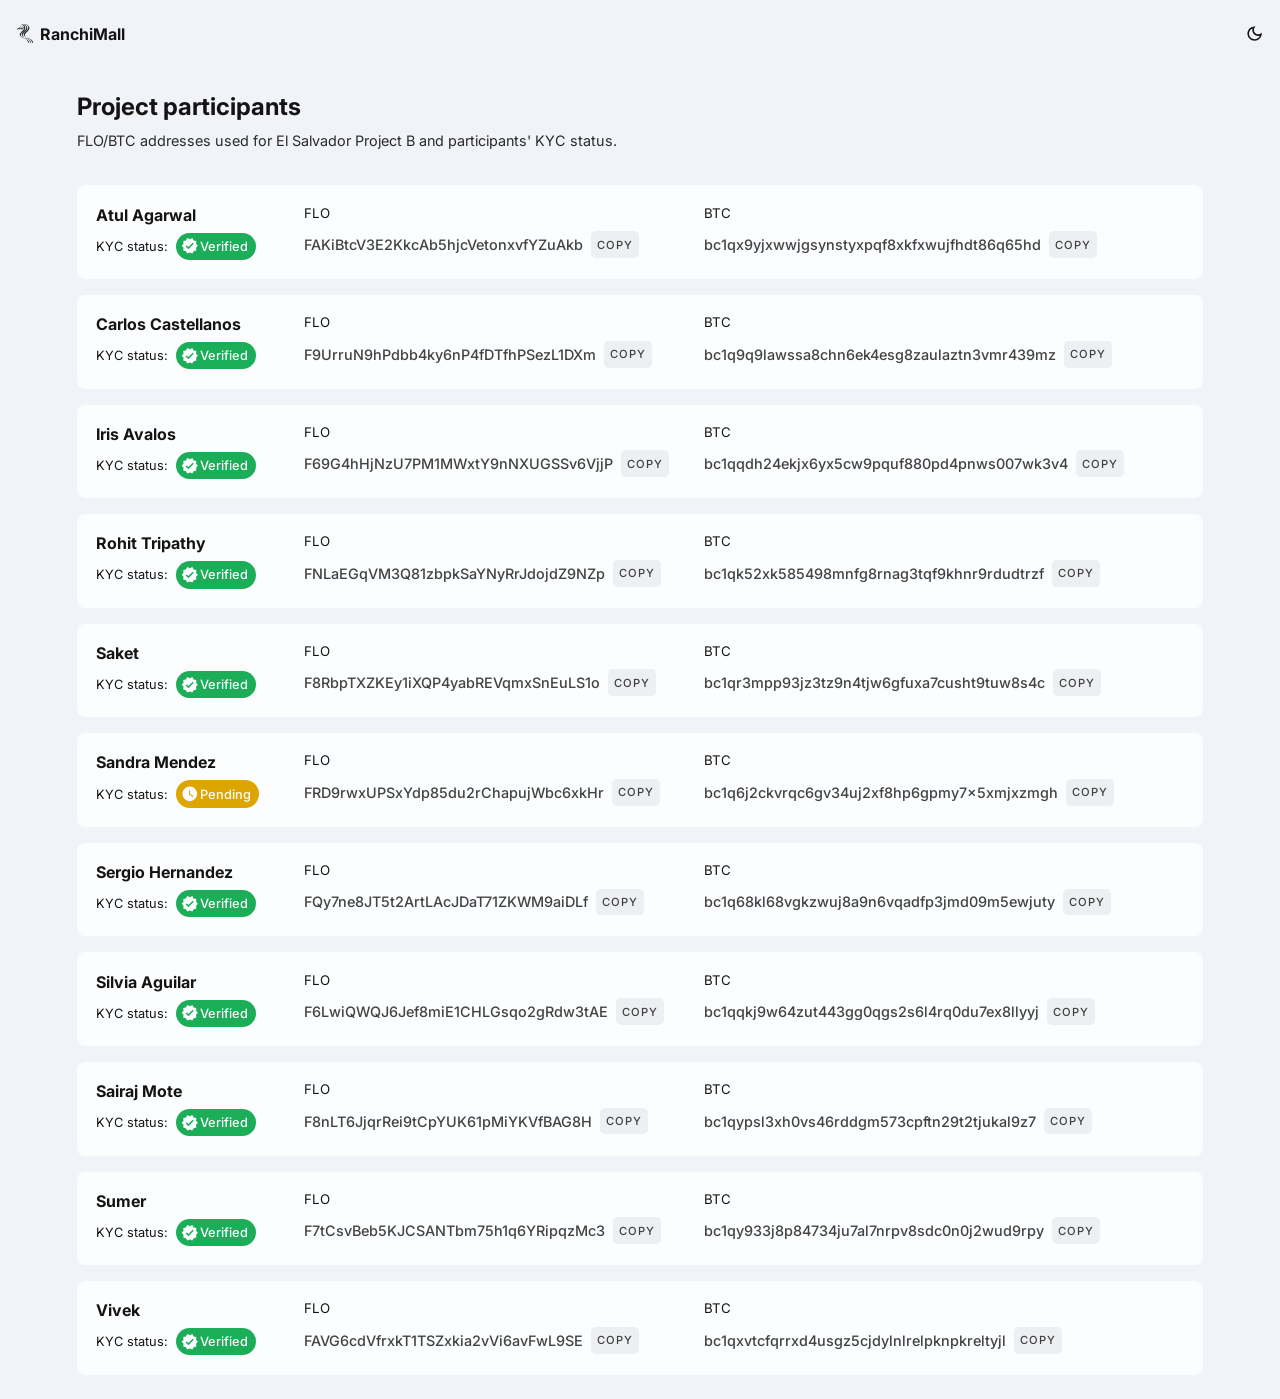
<file: participants.html>
<!DOCTYPE html>
<html lang="en">

<head>
    <meta charset="UTF-8">
    <meta http-equiv="X-UA-Compatible" content="IE=edge">
    <meta name="viewport" content="width=device-width, initial-scale=1.0">
    <title>Participants and KYC status</title>
    <link rel="preconnect" href="https://fonts.googleapis.com">
    <link rel="preconnect" href="https://fonts.gstatic.com" crossorigin>
    <link href="https://fonts.googleapis.com/css2?family=Inter:wght@400;500;700&display=swap" rel="stylesheet">
    <link rel="stylesheet" href="css/main.min.css">
    <script src="scripts/components.js"></script>
</head>

<body>
    <header class="flex">
        <h1 class="flex align-items-center" style="font-size: 1rem;">
            <svg class="icon" style="margin-right:0.3rem" viewBox="0 0 96 108" xml:space="preserve">
                <path d="M90.2,102.5c-2.4-8.2-9.9-14.5-27.4-23.1c-7.1-3.5-11.8-6.2-14-8.3c-1.7-1.6-3.5-4-4.2-5.5c-0.7-1.7-0.7-5.5,0-7.5
                        c1.3-3.6,2.6-5.2,12.9-15.1c6.2-5.9,9.3-10.3,11.1-15.5c0.7-2.1,0.8-7.6,0.2-9.4C66.5,12,61.7,6.7,53.7,1.6c-3-1.9-4.3-2.1-4.3-0.8
                        c0,0.3-0.5,1.4-1,2.4l-1,1.8l-2.8-1.9c-1.5-1.1-3.4-2.2-4.1-2.6c-1.3-0.7-2.4-0.6-2.4,0.2c0,0.3-1.4,3.4-2,4.4
                        c0,0.1-0.4-0.1-0.9-0.4c-6.1-4.4-8.7-5.5-8.7-3.9c0,0.7-1.8,4.2-4,7.9C16,19.5,9.4,24.9,2.6,24.9c-3,0-2.9-0.1-2,3.4
                        c0.7,2.8,1.1,3.1,3.6,2.3c2.3-0.7,3.9-1.5,5.8-2.9c0.8-0.6,1.5-0.9,1.6-0.9c0.1,0.1,0.5,1,0.7,2.1s0.7,2,0.9,2.1
                        c0.8,0.3,5.1-1.3,7.5-2.9l2.3-1.5l0.5,1.8c0.6,2.4,1,2.7,3.3,2.1c3.9-1,7.7-3.7,11.5-8.2l2-2.4l-0.2,2.1c-0.6,5.4-4.3,11.4-11.3,18
                        c-1.8,1.7-4.7,4.5-6.5,6.2c-10.7,10.2-10,18.6,2,26.5c2.7,1.8,10.3,5.8,15.3,8c0.9,0.4,3.3,1.7,5.3,2.9c11,6.5,16.4,13.1,16.4,19.7
                        c0,1.3,0.1,2.4,0.2,2.6l0,0c0.3,0.3,0.1,0.3,3-0.5c1.4-0.4,2.6-0.9,2.8-1.1c0.4-0.6-0.6-3.7-1.8-6.1c-1.3-2.5-5.6-7-8.9-9.4
                        c-3.8-2.8-9.3-5.9-17-9.7c-8.5-4.2-11.8-6.2-14.7-9.1c-2.6-2.6-3.9-5.3-3.9-8.2c0-4.6,2.3-8.6,8.3-14.1c9.4-8.7,13-13,15.5-18.8
                        c1.3-3,1.4-3.4,1.4-6.7c0-3.1-0.1-3.8-1.1-6l-1.1-2.4l1-1.6c0.5-0.9,1.2-2.1,1.5-2.6l0.5-1l1.5,2.1c1.8,2.6,3.2,6.8,3.2,9.3
                        c0,1.7-0.6,4.7-1.4,6.4c-0.2,0.4-0.4,1-0.5,1.3c-0.1,0.3-1.1,2-2.2,3.7c-2,3-5.2,6.4-13.4,14.2c-5.7,5.4-7.6,8.6-7.8,13.1
                        c-0.2,3.7,0.7,5.9,3.7,9.2c3.2,3.4,6.9,5.8,17.4,11c12.1,6,17.3,9.6,21.3,14.5c2.5,3.2,3.7,5.8,3.9,9.3c0.1,1.6,0.3,3,0.5,3
                        c0.1,0.1,0.8,0,1.4-0.2s1.9-0.5,2.7-0.7l1.5-0.4l-0.2-1.5c-0.7-5.1-5.4-10.8-13.1-16c-4.4-2.9-5.8-3.7-17.3-9.4
                        c-5.7-2.8-9.2-5.1-11.8-7.6c-4.3-4.2-5.1-8.8-2.7-13.9c1.4-2.8,2.7-4.4,12.5-13.8c8-7.7,11.4-13.7,11.4-20.1c0-5.1-2.3-9.9-6.9-14.3
                        c-1.1-1-2-2-2.1-2.2c-0.2-0.4,1.5-3.9,1.9-3.9c1.2,0,7.8,6.3,9.7,9.2c2,3.3,2.5,5,2.5,8.9c0,3.9-0.6,5.9-2.9,9.8
                        c-2.4,4.1-4.2,6-14.2,15.5c-3.4,3.2-5.7,6.1-6.9,8.7c-0.9,2-1.1,2.7-1.1,5.1c0,2.3,0.2,3.2,1,4.9c1.9,4,7.4,8.5,15.4,12.4
                        c12.5,6.1,15.1,7.6,19.4,10.7c7.2,5.3,10.6,10.5,10.6,16c0,1.3,0.1,2.4,0.3,2.5c0.4,0.3,4.8-0.8,5.5-1.3
                        C90.7,104.4,90.7,104.3,90.2,102.5z M20.3,23.3L20.3,23.3c-2,1-3.3,1.4-4.8,1.5L13.3,25l2.3-2.8c3.7-4.5,6.4-8.9,10-16
                        c0.9-1.8,1.8-3.5,2-3.6c0.4-0.4,2.6,1.1,5.1,3.4l2.1,1.9l-1.9,2.8C28.2,17.5,24.5,21.2,20.3,23.3z M39.3,17.4
                        c-1.2,1.7-6.5,5.7-8.6,6.5v0c-1.1,0.4-2.8,0.8-3.9,0.9L24.9,25l2.1-2.6c2.5-3.1,5.1-7,7-10.4c0.7-1.4,1.4-2.5,1.5-2.6
                        c0.3-0.4,1.7,1.4,3,4.1l1.5,3L39.3,17.4z M44.6,10c-0.7,1.2-1.4,2.1-1.5,2.1c-0.1,0-1.5-1.4-3-3l-2.8-3l0.6-1.5
                        c1.1-2.6,1.3-2.7,3.4-1c1.9,1.5,4.5,3.8,4.5,4.1C45.8,7.8,45.3,8.9,44.6,10z"></path>
            </svg>
            RanchiMall
        </h1>
        <theme-toggle></theme-toggle>
    </header>
    <article>
        <div class="grid gap-0-5">
            <!-- <a href="index.html">
                <svg class="icon" xmlns="http://www.w3.org/2000/svg" height="24px" viewBox="0 0 24 24" width="24px"
                    fill="#000000">
                    <path d="M0 0h24v24H0V0z" fill="none" />
                    <path d="M20 11H7.83l5.59-5.59L12 4l-8 8 8 8 1.41-1.41L7.83 13H20v-2z" />
                </svg>
            </a> -->
            <h1>
                Project participants
            </h1>
            <p>
                FLO/BTC addresses used for El Salvador Project B and participants' KYC status.
            </p>
        </div>
        <ul></ul>
    </article>
    <template id="member_card_template">
        <li class="member-card">
            <div class="grid gap-0-5">
                <h4 class="name"></h4>
                <div class="kyc-wrapper">
                    KYC status: <span class="kyc-status"></span>
                </div>
            </div>
            <div class="grid gap-0-3">
                <h5>FLO</h5>
                <sm-copy class="flo-address"></sm-copy>
            </div>
            <div class="grid gap-0-3">
                <h5>BTC</h5>
                <sm-copy class="btc-address"></sm-copy>
            </div>
        </li>
    </template>
    <script>
        const members = {
            FAKiBtcV3E2KkcAb5hjcVetonxvfYZuAkb: {
                name: 'Atul Agarwal',
                btc: 'bc1qx9yjxwwjgsynstyxpqf8xkfxwujfhdt86q65hd',
                verified: true
            },
            F9UrruN9hPdbb4ky6nP4fDTfhPSezL1DXm: {
                name: 'Carlos Castellanos',
                btc: 'bc1q9q9lawssa8chn6ek4esg8zaulaztn3vmr439mz',
                verified: true
            },
            F69G4hHjNzU7PM1MWxtY9nNXUGSSv6VjjP: {
                name: 'Iris Avalos',
                btc: 'bc1qqdh24ekjx6yx5cw9pquf880pd4pnws007wk3v4',
                verified: true
            },
            FNLaEGqVM3Q81zbpkSaYNyRrJdojdZ9NZp: {
                name: 'Rohit Tripathy',
                btc: 'bc1qk52xk585498mnfg8rnag3tqf9khnr9rdudtrzf',
                verified: true
            },
            F8RbpTXZKEy1iXQP4yabREVqmxSnEuLS1o: {
                name: 'Saket',
                btc: 'bc1qr3mpp93jz3tz9n4tjw6gfuxa7cusht9tuw8s4c',
                verified: true
            },
            FRD9rwxUPSxYdp85du2rChapujWbc6xkHr: {
                name: 'Sandra Mendez',
                btc: 'bc1q6j2ckvrqc6gv34uj2xf8hp6gpmy7x5xmjxzmgh',
                verified: false
            },
            FQy7ne8JT5t2ArtLAcJDaT71ZKWM9aiDLf: {
                name: 'Sergio Hernandez ',
                btc: 'bc1q68kl68vgkzwuj8a9n6vqadfp3jmd09m5ewjuty',
                verified: true
            },
            F6LwiQWQJ6Jef8miE1CHLGsqo2gRdw3tAE: {
                name: 'Silvia Aguilar',
                btc: 'bc1qqkj9w64zut443gg0qgs2s6l4rq0du7ex8llyyj',
                verified: true
            },
            F8nLT6JjqrRei9tCpYUK61pMiYKVfBAG8H: {
                name: 'Sairaj Mote',
                btc: 'bc1qypsl3xh0vs46rddgm573cpftn29t2tjukal9z7',
                verified: true
            },
            F7tCsvBeb5KJCSANTbm75h1q6YRipqzMc3: {
                name: 'Sumer',
                btc: 'bc1qy933j8p84734ju7al7nrpv8sdc0n0j2wud9rpy',
                verified: true
            },
            FAVG6cdVfrxkT1TSZxkia2vVi6avFwL9SE: {
                name: 'Vivek',
                btc: 'bc1qxvtcfqrrxd4usgz5cjdylnlrelpknpkreltyjl',
                verified: true
            }
        }
        const membersList = document.querySelector('ul')
        const membersKeys = Object.keys(members)
        membersKeys.forEach((key) => {
            const { name, btc, verified } = members[key]
            const li = document.getElementById('member_card_template').content.cloneNode(true)
            li.querySelector('.name').textContent = name
            li.querySelector('.flo-address').setAttribute('value', key)
            li.querySelector('.btc-address').setAttribute('value', btc)
            if (verified) {
                li.querySelector('.kyc-status').classList.add('verified')
                li.querySelector('.kyc-status').innerHTML = `
                        <svg class="icon" xmlns="http://www.w3.org/2000/svg" enable-background="new 0 0 24 24" height="24px" viewBox="0 0 24 24" width="24px" fill="#000000"><g><rect fill="none" height="24" width="24"/></g><g><path d="M23,12l-2.44-2.79l0.34-3.69l-3.61-0.82L15.4,1.5L12,2.96L8.6,1.5L6.71,4.69L3.1,5.5L3.44,9.2L1,12l2.44,2.79l-0.34,3.7 l3.61,0.82L8.6,22.5l3.4-1.47l3.4,1.46l1.89-3.19l3.61-0.82l-0.34-3.69L23,12z M10.09,16.72l-3.8-3.81l1.48-1.48l2.32,2.33 l5.85-5.87l1.48,1.48L10.09,16.72z"/></g></svg>
                        Verified
                    `
            } else {
                li.querySelector('.kyc-status').classList.add('pending')
                li.querySelector('.kyc-status').innerHTML = `
                    <svg class="icon" xmlns="http://www.w3.org/2000/svg" enable-background="new 0 0 24 24" height="24px" viewBox="0 0 24 24" width="24px" fill="#000000"><g><rect fill="none" height="24" width="24"/></g><g><g><g><path d="M12,2C6.5,2,2,6.5,2,12s4.5,10,10,10s10-4.5,10-10S17.5,2,12,2z M16.2,16.2L11,13V7h1.5v5.2l4.5,2.7L16.2,16.2z"/></g></g></g></svg>
                    Pending
                `
            }
            membersList.appendChild(li)
        })
    </script>
</body>

</html>
</file>
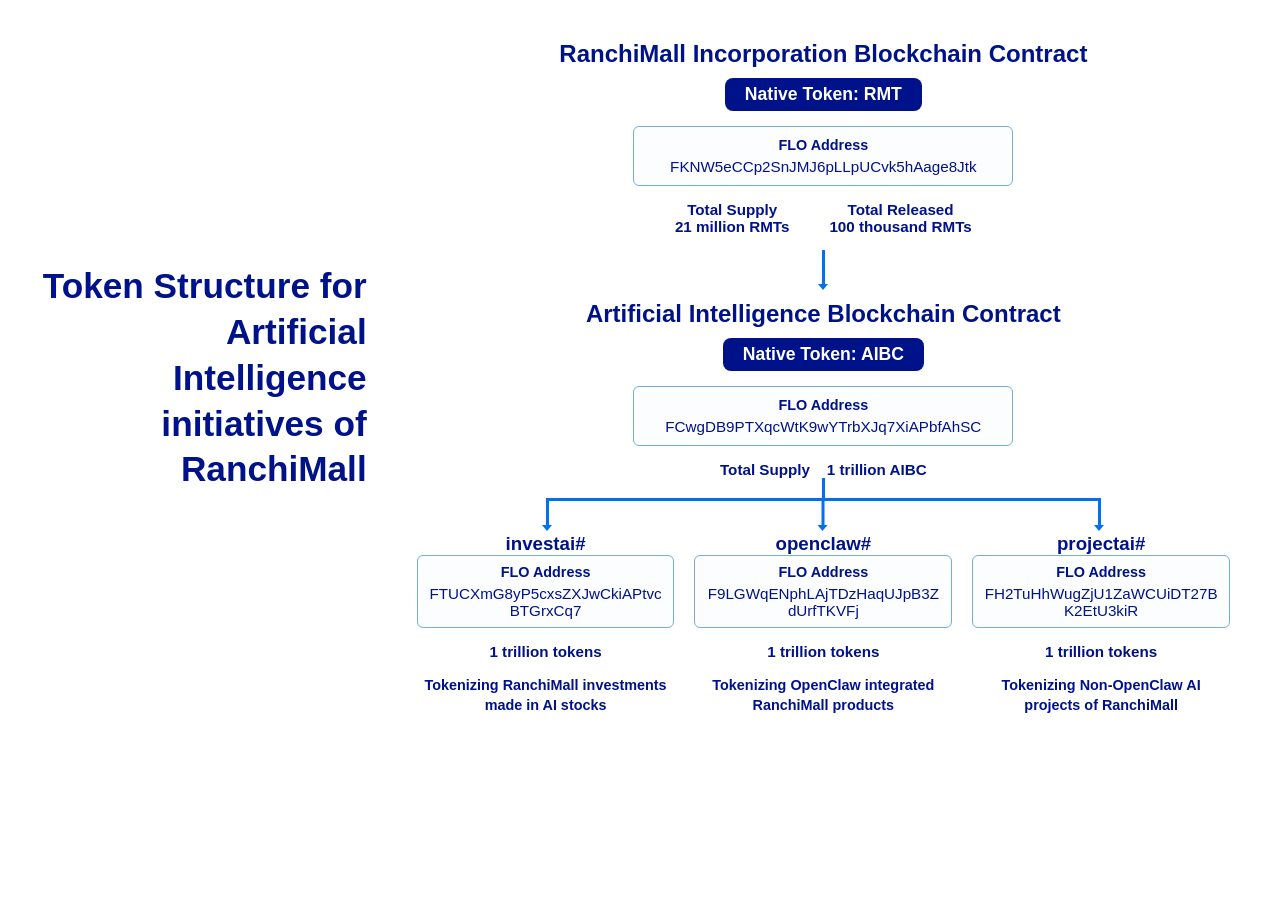
<file: tokenstructure.html>
<!DOCTYPE html>
<html lang="en">
<head>
    <meta charset="UTF-8">
    <meta name="viewport" content="width=device-width, initial-scale=1.0">
    <title>RanchiMall Token Structure</title>
    <style>
        :root {
            --primary-blue: #00128a;
            --border-blue: #78add9;
            --arrow-blue: #0073e6;
            --font-main: Arial, Helvetica, sans-serif;
        }

        * {
            box-sizing: border-box;
            margin: 0;
            padding: 0;
        }

        body {
            font-family: var(--font-main);
            color: var(--primary-blue);
            background-color: #ffffff;
            padding: 40px 20px;
        }

        .container {
            display: flex;
            flex-wrap: wrap;
            max-width: 1200px;
            margin: 0 auto;
            align-items: center;
        }

        /* --- Sidebar Title --- */
        .sidebar {
            flex: 1 1 300px;
            padding-right: 40px;
            text-align: right;
        }

        .sidebar h1 {
            font-size: 2.2rem;
            line-height: 1.3;
            font-weight: bold;
        }

        /* --- Main Flowchart Area --- */
        .flowchart {
            flex: 2 1 700px;
            display: flex;
            flex-direction: column;
            align-items: center;
            text-align: center;
        }

        .node h2 {
            font-size: 1.5rem;
            margin-bottom: 10px;
        }

        .node h3 {
            font-size: 1.2rem;
            margin-bottom: 10px;
        }

        .badge {
            background-color: var(--primary-blue);
            color: #ffffff;
            display: inline-block;
            padding: 6px 20px;
            border-radius: 8px;
            font-weight: bold;
            font-size: 1.1rem;
            margin-bottom: 15px;
        }

        .address-box {
            border: 1px solid var(--border-blue);
            border-radius: 6px;
            padding: 10px 15px;
            max-width: 380px;
            margin: 0 auto 15px auto;
            background-color: #fbfdff;
        }

        .address-label {
            font-size: 0.9rem;
            font-weight: bold;
            margin-bottom: 5px;
        }

        .address-value {
            font-size: 0.95rem;
            word-break: break-all;
        }

        .supply-info {
            display: flex;
            justify-content: center;
            gap: 40px;
            font-size: 0.95rem;
            font-weight: bold;
        }

        .supply-info-center {
            font-size: 0.95rem;
            font-weight: bold;
        }

        /* --- Arrows & Connectors --- */
        .arrow-down-container {
            margin: 15px 0;
            display: flex;
            justify-content: center;
        }

        .arrow-line {
            width: 3px;
            height: 35px;
            background-color: var(--arrow-blue);
            position: relative;
        }

        .arrow-head {
            position: absolute;
            bottom: -5px;
            left: -4px;
            border-width: 6px 5px 0 5px;
            border-style: solid;
            border-color: var(--arrow-blue) transparent transparent transparent;
        }

        /* The 3-way fork connector */
        .desktop-fork-wrapper {
            width: 100%;
            display: flex;
            flex-direction: column;
            align-items: center;
        }

        .stem-to-fork {
            width: 3px;
            height: 20px;
            background-color: var(--arrow-blue);
        }

        .connector-fork {
            position: relative;
            height: 25px;
            width: 66.66%; /* Perfectly spans from the center of column 1 to column 3 */
            border-top: 3px solid var(--arrow-blue);
        }

        .connector-fork .line {
            position: absolute;
            top: 0;
            width: 3px;
            height: 25px;
            background-color: var(--arrow-blue);
        }

        .connector-fork .left { left: 0; }
        .connector-fork .center { left: 50%; transform: translateX(-50%); }
        .connector-fork .right { right: 0; }

        /* --- Level 3 Branches --- */
        .branches {
            display: flex;
            width: 100%;
            justify-content: space-between;
            margin-top: 10px;
        }

        .branch {
            flex: 1 1 33.33%;
            padding: 0 10px;
        }

        .branch .address-box {
            font-size: 0.8rem;
            padding: 8px 10px;
        }

        .branch .tokens {
            font-weight: bold;
            font-size: 0.95rem;
            margin-bottom: 15px;
        }

        .branch p {
            font-size: 0.9rem;
            font-weight: bold;
            line-height: 1.4;
            max-width: 250px;
            margin: 0 auto;
        }

        .mobile-arrow {
            display: none;
        }

        /* --- Responsive Queries --- */
        @media (max-width: 968px) {
            .container {
                flex-direction: column;
            }
            .sidebar {
                text-align: center;
                padding-right: 0;
                margin-bottom: 40px;
            }
        }

        @media (max-width: 768px) {
            .branches {
                flex-direction: column;
                align-items: center;
            }
            .branch {
                margin-bottom: 40px;
                width: 100%;
                max-width: 400px;
            }
            .desktop-fork-wrapper {
                display: none;
            }
            .mobile-arrow {
                display: flex;
            }
        }
    </style>
</head>
<body>

    <div class="container">
        <div class="sidebar">
            <h1>Token Structure for<br>Artificial Intelligence<br>initiatives of<br>RanchiMall</h1>
        </div>

        <div class="flowchart">
            
            <div class="node">
                <h2>RanchiMall Incorporation Blockchain Contract</h2>
                <div class="badge">Native Token: RMT</div>
                <div class="address-box">
                    <div class="address-label">FLO Address</div>
                    <div class="address-value">FKNW5eCCp2SnJMJ6pLLpUCvk5hAage8Jtk</div>
                </div>
                <div class="supply-info">
                    <div>Total Supply<br>21 million RMTs</div>
                    <div>Total Released<br>100 thousand RMTs</div>
                </div>
            </div>

            <div class="arrow-down-container">
                <div class="arrow-line"><div class="arrow-head"></div></div>
            </div>

            <div class="node">
                <h2>Artificial Intelligence Blockchain Contract</h2>
                <div class="badge">Native Token: AIBC</div>
                <div class="address-box">
                    <div class="address-label">FLO Address</div>
                    <div class="address-value">FCwgDB9PTXqcWtK9wYTrbXJq7XiAPbfAhSC</div>
                </div>
                <div class="supply-info-center">
                    Total Supply &nbsp;&nbsp; 1 trillion AIBC
                </div>
            </div>

            <div class="desktop-fork-wrapper">
                <div class="stem-to-fork"></div>
                <div class="connector-fork">
                    <div class="line left"><div class="arrow-head"></div></div>
                    <div class="line center"><div class="arrow-head"></div></div>
                    <div class="line right"><div class="arrow-head"></div></div>
                </div>
            </div>

            <div class="branches">
                
                <div class="branch">
                    <div class="arrow-down-container mobile-arrow">
                        <div class="arrow-line"><div class="arrow-head"></div></div>
                    </div>
                    <h3>investai#</h3>
                    <div class="address-box">
                        <div class="address-label">FLO Address</div>
                        <div class="address-value">FTUCXmG8yP5cxsZXJwCkiAPtvcBTGrxCq7</div>
                    </div>
                    <div class="tokens">1 trillion tokens</div>
                    <p>Tokenizing RanchiMall investments made in AI stocks</p>
                </div>

                <div class="branch">
                    <div class="arrow-down-container mobile-arrow">
                        <div class="arrow-line"><div class="arrow-head"></div></div>
                    </div>
                    <h3>openclaw#</h3>
                    <div class="address-box">
                        <div class="address-label">FLO Address</div>
                        <div class="address-value">F9LGWqENphLAjTDzHaqUJpB3ZdUrfTKVFj</div>
                    </div>
                    <div class="tokens">1 trillion tokens</div>
                    <p>Tokenizing OpenClaw integrated RanchiMall products</p>
                </div>

                <div class="branch">
                    <div class="arrow-down-container mobile-arrow">
                        <div class="arrow-line"><div class="arrow-head"></div></div>
                    </div>
                    <h3>projectai#</h3>
                    <div class="address-box">
                        <div class="address-label">FLO Address</div>
                        <div class="address-value">FH2TuHhWugZjU1ZaWCUiDT27BK2EtU3kiR</div>
                    </div>
                    <div class="tokens">1 trillion tokens</div>
                    <p>Tokenizing Non-OpenClaw AI projects of RanchiMall</p>
                </div>

            </div>
        </div>
    </div>

</body>
</html>
</file>
<file: css/main.css>
* {
  padding: 0;
  margin: 0;
  box-sizing: border-box;
  font-family: "Inter", sans-serif;
}

:root {
  font-size: clamp(1rem, 1.2vmax, 1.2rem);
}

html,
body {
  height: 100%;
}

body {
  --accent-color: #3d5afe;
  --secondary-color: #ffac2e;
  --text-color: 20, 20, 20;
  --foreground-color: 252, 253, 255;
  --background-color: 241, 243, 248;
  --danger-color: rgb(255, 75, 75);
  --green: #1cad59;
  --yellow: rgb(220, 165, 0);
  color: rgba(var(--text-color), 1);
  background-color: rgba(var(--background-color), 1);
}

body[data-theme=dark] {
  --accent-color: #6d83ff;
  --secondary-color: #d60739;
  --text-color: 220, 220, 220;
  --foreground-color: 27, 28, 29;
  --background-color: 21, 22, 22;
  --danger-color: rgb(255, 106, 106);
  --green: #00e676;
  --yellow: rgb(255, 213, 5);
}

p,
strong {
  font-size: 0.9rem;
  max-width: 65ch;
  line-height: 1.7;
  color: rgba(var(--text-color), 0.9);
}

.icon {
  width: 1.2rem;
  height: 1.2rem;
  fill: rgba(var(--text-color), 0.9);
  flex-shrink: 0;
}

.flex {
  display: flex;
}

.flex-direction-column {
  flex-direction: column;
}

.flex-wrap {
  flex-wrap: wrap;
}

.grid {
  display: grid;
}

.gap-0-3 {
  gap: 0.3rem;
}

.gap-0-5 {
  gap: 0.5rem;
}

.gap-1 {
  gap: 1rem;
}

.gap-1-5 {
  gap: 1.5rem;
}

.align-content-start {
  align-content: start;
}

.align-items-center {
  align-items: center;
}

.justify-content-center {
  justify-content: center;
}

.wrap-around {
  overflow-wrap: break-word;
  word-wrap: break-word;
  word-break: break-word;
}

header {
  padding: 1.5rem 1rem;
  justify-content: space-between;
}

main {
  display: grid;
  gap: 1rem;
  padding: 1rem;
  grid-template-columns: repeat(auto-fit, minmax(20rem, 1fr));
}

#main_banner {
  position: -webkit-sticky;
  position: sticky;
  top: 0;
  justify-content: center;
  padding: 1rem;
  width: 100%;
  background-color: rgb(238, 82, 82);
}
#main_banner .icon {
  fill: rgba(var(--foreground-color), 1);
}
#main_banner #banner_content {
  color: rgba(var(--foreground-color), 1);
}

.app {
  display: flex;
  flex-direction: column;
  padding: max(1rem, 3vw);
  background-color: rgba(var(--foreground-color), 1);
  border-radius: 0.5rem;
  gap: 1rem;
}
.app__icon {
  display: flex;
  justify-content: center;
  align-items: center;
  width: 5rem;
  height: 5rem;
  border-radius: 0.5rem;
  background-color: rgba(var(--background-color), 1);
  margin-bottom: 1rem;
}
.app__icon .icon {
  width: 3rem;
  height: 3rem;
  fill: rgba(var(--text-color), 0.9);
}
.app li {
  list-style: none;
  font-size: 0.9rem;
  color: rgba(var(--text-color), 0.8);
  margin-bottom: 0.8rem;
  line-height: 1.5;
}
.app a:not([class]) {
  display: flex;
  align-items: center;
  text-decoration: none;
  color: var(--accent-color);
  font-weight: 500;
}
.app a:not([class]):hover {
  text-decoration: underline;
}
.app a:not([class]) .icon {
  margin-left: 0.3rem;
  width: 1em;
  height: 1em;
  fill: var(--accent-color);
}

.ext-link {
  display: flex;
  gap: 0.5rem;
  align-items: center;
  text-decoration: none;
  background-color: var(--accent-color);
  padding: 0.5rem 1rem;
  border-radius: 0.5rem;
  color: rgba(var(--foreground-color), 1);
  font-weight: 500;
  align-self: flex-start;
  margin-top: auto;
  transition: color 0.2s, background-color 0.2s;
}
.ext-link .icon {
  fill: rgba(var(--foreground-color), 1);
  transition: fill 0.2s;
}
.ext-link:hover {
  color: var(--accent-color);
  background-color: rgba(var(--foreground-color), 1);
  box-shadow: 0 0 0 0.1rem var(--accent-color) inset;
}
.ext-link:hover .icon {
  fill: var(--accent-color);
}

article {
  display: grid;
  gap: 1rem;
  padding: 1.5rem max(1rem, 6vw);
}

ul {
  display: grid;
  gap: 1rem;
  margin-top: 1rem;
}

.member-card {
  display: flex;
  flex-wrap: wrap;
  gap: 1rem;
  padding: max(1rem, 1.5vw);
  border-radius: 0.5rem;
  background-color: rgba(var(--foreground-color), 1);
}
.member-card h4 {
  min-width: 12rem;
}
.member-card h5 {
  font-weight: 400;
}
.member-card .kyc-wrapper {
  display: flex;
  align-items: center;
  gap: 0.5rem;
  font-size: 0.8rem;
}
.member-card .kyc-wrapper .icon {
  width: 1.1rem;
  height: 1.1rem;
}
.member-card .kyc-wrapper .kyc-status {
  display: flex;
  align-items: center;
  gap: 0.1rem;
  padding: 0.3rem;
  border-radius: 3rem;
  font-weight: 500;
  background-color: rgba(var(--text-color), 0.1);
  padding-right: 0.5rem;
}
.member-card .kyc-wrapper .kyc-status.pending {
  background-color: var(--yellow);
  color: rgba(var(--foreground-color), 1);
}
.member-card .kyc-wrapper .kyc-status.pending .icon {
  fill: rgba(var(--foreground-color), 1);
}
.member-card .kyc-wrapper .kyc-status.verified {
  background-color: var(--green);
  color: rgba(var(--foreground-color), 1);
}
.member-card .kyc-wrapper .kyc-status.verified .icon {
  fill: rgba(var(--foreground-color), 1);
}

sm-copy {
  font-weight: 500;
  font-size: 0.9rem;
  color: rgba(var(--text-color), 0.8);
}

#hero_section {
  text-align: center;
  justify-content: center;
  justify-items: center;
  padding: 8vw 1rem;
  margin-bottom: 1rem;
  gap: 2rem;
}
#hero_section h1 {
  font-size: max(1.6rem, 3vw);
}
#hero_section p {
  max-width: 100%;
}

#token_price_wrapper {
  padding: 1.75rem 3rem;
  text-align: center;
  width: min(22rem, 92vw);
  max-width: 100%;
  background-color: rgba(var(--foreground-color), 1);
  border-radius: 3rem;
  justify-self: center;
  font-size: 1rem;
  font-weight: 500;
  margin-top: 2rem;
}

.important-links {
  display: flex;
  flex-wrap: wrap;
  gap: 0.5rem;
  margin-top: 1rem;
}

.important-link {
  list-style: none;
  flex: 1;
}
.important-link .icon,
.important-link img {
  width: 1.2rem;
  height: 1.2rem;
  fill: var(--accent-color);
  flex-shrink: 0;
}
.important-link a {
  white-space: nowrap;
  display: flex;
  align-items: center;
  text-align: start;
  gap: 0.5rem;
  font-weight: 500;
  background-color: rgba(var(--foreground-color), 1);
  padding: 0.7rem 1rem;
  border-radius: 0.5rem;
  text-decoration: none;
  color: var(--accent-color);
}
.important-link a:hover {
  text-decoration: underline;
}

table {
  width: 100%;
  border-collapse: collapse;
}
table th {
  padding-bottom: 1rem;
  text-align: left;
}
table th:not(:last-of-type),
table td:not(:last-of-type) {
  padding-right: 1rem;
}
table td {
  padding-bottom: 0.8rem;
  font-size: 0.9rem;
}
table th:last-of-type,
table td:last-of-type {
  text-align: right;
  width: 140px;
}

@media screen and (min-width: 768px) {
  main {
    padding: 1.5rem 8vw;
  }
  sm-copy {
    min-width: 24rem;
  }
}
#contribution_card {
  margin-top: 1.5rem;
  text-align: center;
}

.contribution-grid {
  display: flex;
  justify-content: center;
  gap: 4rem;
  margin-top: 1rem;
  flex-wrap: wrap;
}

.contribution-item {
  text-align: center;
  min-width: 150px;
}

.contribution-name {
  font-weight: 600;
  margin-bottom: 0.5rem;
}

.contribution-value {
  color: rgba(var(--text-color), 0.8);
}

.hidden {
  display: none;
}

/*# sourceMappingURL=main.css.map */
</file>
<file: css/main.min.css>
*{padding:0;margin:0;box-sizing:border-box;font-family:"Inter",sans-serif}:root{font-size:clamp(1rem,1.2vmax,1.2rem)}html,body{height:100%}body{--accent-color: #3d5afe;--secondary-color: #ffac2e;--text-color: 20, 20, 20;--foreground-color: 252, 253, 255;--background-color: 241, 243, 248;--danger-color: rgb(255, 75, 75);--green: #1cad59;--yellow: rgb(220, 165, 0);color:rgba(var(--text-color), 1);background-color:rgba(var(--background-color), 1)}body[data-theme=dark]{--accent-color: #6d83ff;--secondary-color: #d60739;--text-color: 220, 220, 220;--foreground-color: 27, 28, 29;--background-color: 21, 22, 22;--danger-color: rgb(255, 106, 106);--green: #00e676;--yellow: rgb(255, 213, 5)}p,strong{font-size:.9rem;max-width:65ch;line-height:1.7;color:rgba(var(--text-color), 0.9)}.icon{width:1.2rem;height:1.2rem;fill:rgba(var(--text-color), 0.9);flex-shrink:0}.flex{display:flex}.flex-direction-column{flex-direction:column}.flex-wrap{flex-wrap:wrap}.grid{display:grid}.gap-0-3{gap:.3rem}.gap-0-5{gap:.5rem}.gap-1{gap:1rem}.gap-1-5{gap:1.5rem}.align-content-start{align-content:start}.align-items-center{align-items:center}.justify-content-center{justify-content:center}.wrap-around{overflow-wrap:break-word;word-wrap:break-word;word-break:break-word}header{padding:1.5rem 1rem;justify-content:space-between}main{display:grid;gap:1rem;padding:1rem;grid-template-columns:repeat(auto-fit, minmax(20rem, 1fr))}#main_banner{position:-webkit-sticky;position:sticky;top:0;justify-content:center;padding:1rem;width:100%;background-color:#ee5252}#main_banner .icon{fill:rgba(var(--foreground-color), 1)}#main_banner #banner_content{color:rgba(var(--foreground-color), 1)}.app{display:flex;flex-direction:column;padding:max(1rem,3vw);background-color:rgba(var(--foreground-color), 1);border-radius:.5rem;gap:1rem}.app__icon{display:flex;justify-content:center;align-items:center;width:5rem;height:5rem;border-radius:.5rem;background-color:rgba(var(--background-color), 1);margin-bottom:1rem}.app__icon .icon{width:3rem;height:3rem;fill:rgba(var(--text-color), 0.9)}.app li{list-style:none;font-size:.9rem;color:rgba(var(--text-color), 0.8);margin-bottom:.8rem;line-height:1.5}.app a:not([class]){display:flex;align-items:center;text-decoration:none;color:var(--accent-color);font-weight:500}.app a:not([class]):hover{text-decoration:underline}.app a:not([class]) .icon{margin-left:.3rem;width:1em;height:1em;fill:var(--accent-color)}.ext-link{display:flex;gap:.5rem;align-items:center;text-decoration:none;background-color:var(--accent-color);padding:.5rem 1rem;border-radius:.5rem;color:rgba(var(--foreground-color), 1);font-weight:500;align-self:flex-start;margin-top:auto;transition:color .2s,background-color .2s}.ext-link .icon{fill:rgba(var(--foreground-color), 1);transition:fill .2s}.ext-link:hover{color:var(--accent-color);background-color:rgba(var(--foreground-color), 1);box-shadow:0 0 0 .1rem var(--accent-color) inset}.ext-link:hover .icon{fill:var(--accent-color)}article{display:grid;gap:1rem;padding:1.5rem max(1rem,6vw)}ul{display:grid;gap:1rem;margin-top:1rem}.member-card{display:flex;flex-wrap:wrap;gap:1rem;padding:max(1rem,1.5vw);border-radius:.5rem;background-color:rgba(var(--foreground-color), 1)}.member-card h4{min-width:12rem}.member-card h5{font-weight:400}.member-card .kyc-wrapper{display:flex;align-items:center;gap:.5rem;font-size:.8rem}.member-card .kyc-wrapper .icon{width:1.1rem;height:1.1rem}.member-card .kyc-wrapper .kyc-status{display:flex;align-items:center;gap:.1rem;padding:.3rem;border-radius:3rem;font-weight:500;background-color:rgba(var(--text-color), 0.1);padding-right:.5rem}.member-card .kyc-wrapper .kyc-status.pending{background-color:var(--yellow);color:rgba(var(--foreground-color), 1)}.member-card .kyc-wrapper .kyc-status.pending .icon{fill:rgba(var(--foreground-color), 1)}.member-card .kyc-wrapper .kyc-status.verified{background-color:var(--green);color:rgba(var(--foreground-color), 1)}.member-card .kyc-wrapper .kyc-status.verified .icon{fill:rgba(var(--foreground-color), 1)}sm-copy{font-weight:500;font-size:.9rem;color:rgba(var(--text-color), 0.8)}#hero_section{text-align:center;justify-content:center;justify-items:center;padding:8vw 1rem;margin-bottom:1rem;gap:2rem}#hero_section h1{font-size:max(1.6rem,3vw)}#hero_section p{max-width:100%}#token_price_wrapper{padding:1.75rem 3rem;text-align:center;width:min(22rem,92vw);max-width:100%;background-color:rgba(var(--foreground-color), 1);border-radius:3rem;justify-self:center;font-size:1rem;font-weight:500;margin-top:2rem}.important-links{display:flex;flex-wrap:wrap;gap:.5rem;margin-top:1rem}.important-link{list-style:none;flex:1}.important-link .icon,.important-link img{width:1.2rem;height:1.2rem;fill:var(--accent-color);flex-shrink:0}.important-link a{white-space:nowrap;display:flex;align-items:center;text-align:start;gap:.5rem;font-weight:500;background-color:rgba(var(--foreground-color), 1);padding:.7rem 1rem;border-radius:.5rem;text-decoration:none;color:var(--accent-color)}.important-link a:hover{text-decoration:underline}table{width:100%;border-collapse:collapse}table th{padding-bottom:1rem;text-align:left}table th:not(:last-of-type),table td:not(:last-of-type){padding-right:1rem}table td{padding-bottom:.8rem;font-size:.9rem}table th:last-of-type,table td:last-of-type{text-align:right;width:140px}@media screen and (min-width: 768px){main{padding:1.5rem 8vw}sm-copy{min-width:24rem}}#contribution_card{margin-top:1.5rem;text-align:center}.contribution-grid{display:flex;justify-content:center;gap:4rem;margin-top:1rem;flex-wrap:wrap}.contribution-item{text-align:center;min-width:150px}.contribution-name{font-weight:600;margin-bottom:.5rem}.contribution-value{color:rgba(var(--text-color), 0.8)}.hidden{display:none}/*# sourceMappingURL=main.min.css.map */
</file>
